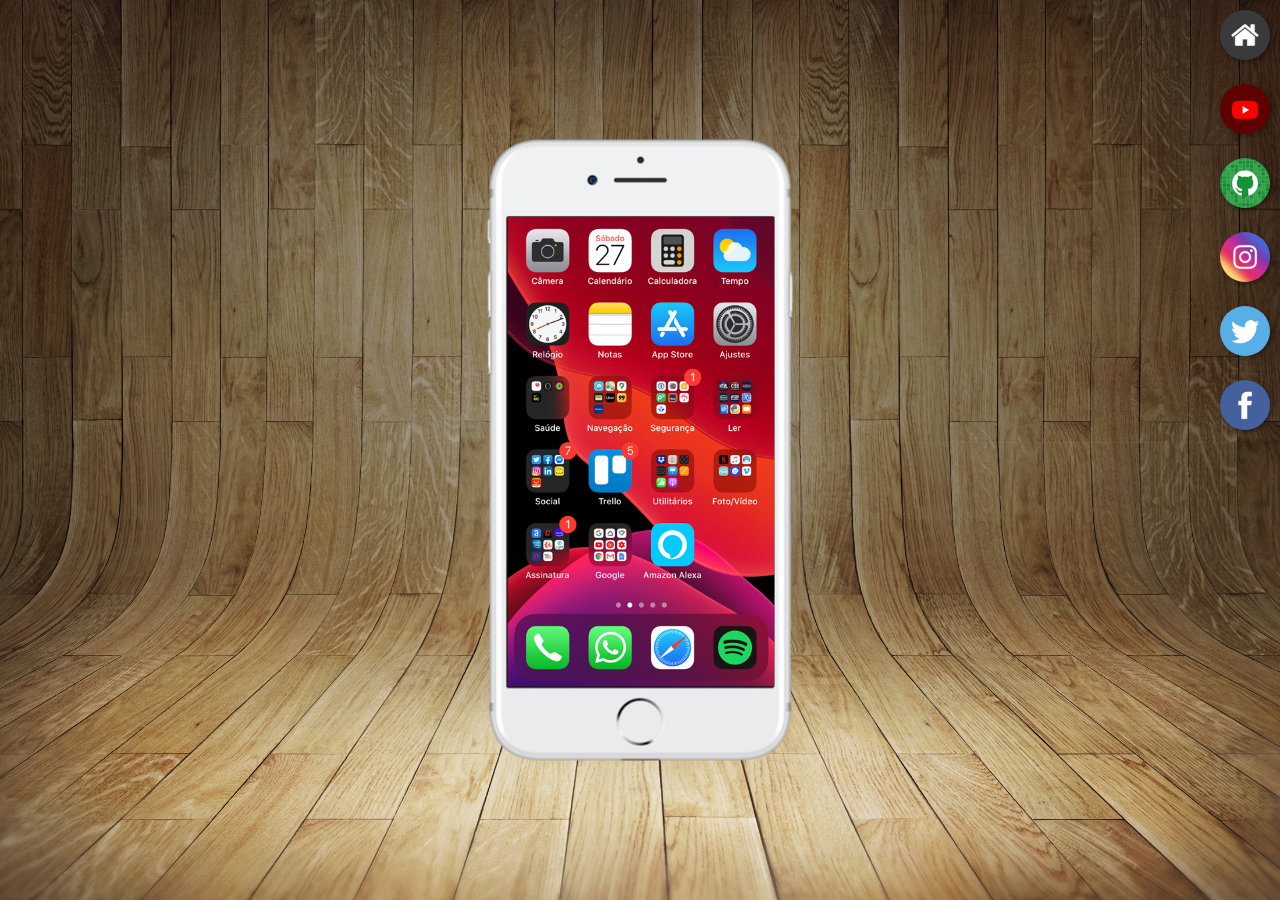
<file: index.html>
<!DOCTYPE html>
<html lang="pt-br">
<head>
    <meta charset="UTF-8">
    <meta http-equiv="X-UA-Compatible" content="IE=edge">
    <meta name="viewport" content="width=device-width, initial-scale=1.0">
    <link rel="shortcut icon" href="favicon.ico" type="image/x-icon">
    <link rel="stylesheet" href="estilos/style.css">
    <title>Projeto Redes Sociais</title>
</head>
<body>
    <main>
        <section id="telefone">
            <iframe src="home.html" name="tela" id="tela" frameborder="0">Seu navegador não é compatível com isso.</iframe>
        </section>
        <section id="redes-sociais">
            <a href="home.html" target="tela"><img src="./imagens/logo-home.jpg" alt="Home"></a><br>
            <a href="youtube.html" target="tela"><img src="./imagens/logo-youtube.jpg" alt="Youtube"></a><br>
            <a href="github.html" target="tela"><img src="./imagens/logo-github.jpg" alt="GitHub"></a><br>
            <a href="instagram.html" target="tela"><img src="./imagens/logo-instagram.jpg" alt="Instagram"></a><br>
            <a href="twitter.html" target="tela"><img src="./imagens/logo-twitter.jpg" alt="Twitter"></a><br>
            <a href="facebook.html" target="tela"><img src="./imagens/logo-facebook.jpg" alt="Facebook"></a>
        </section>
    </main>
</body>
</html>
</file>
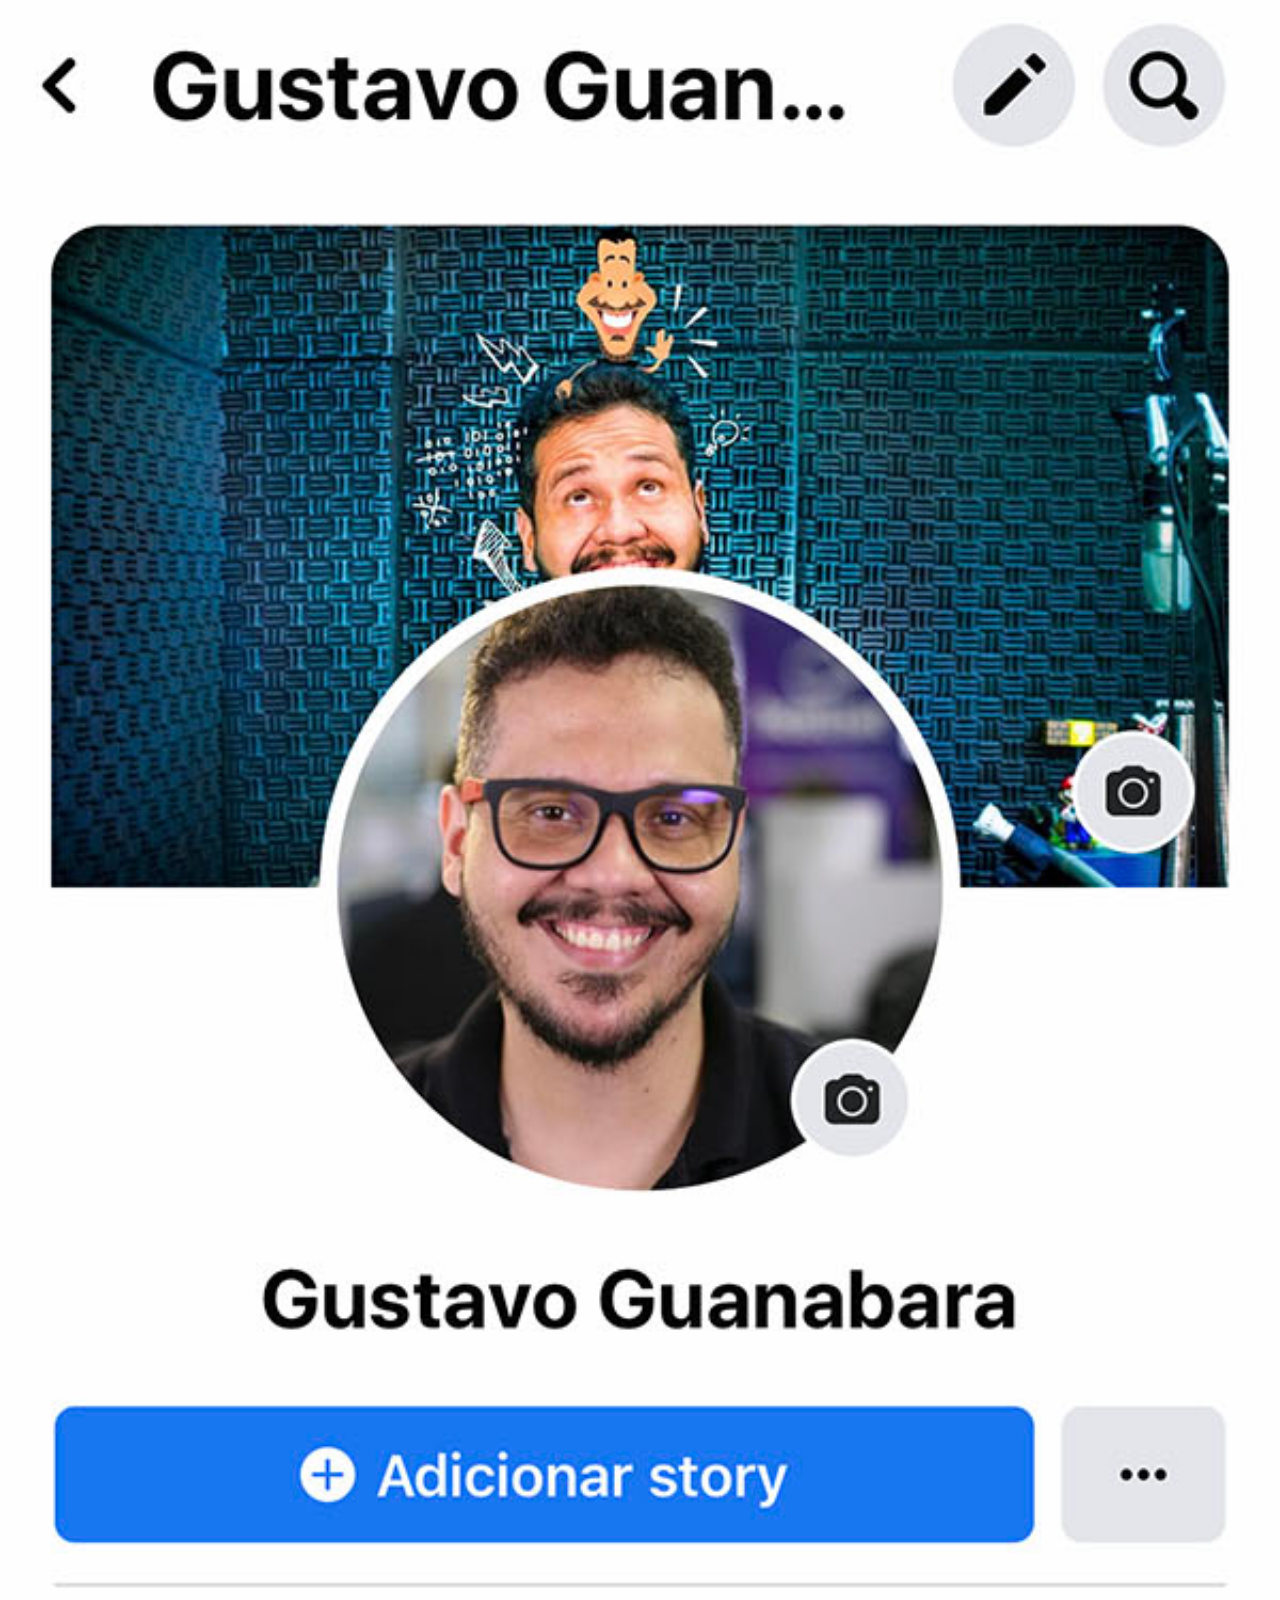
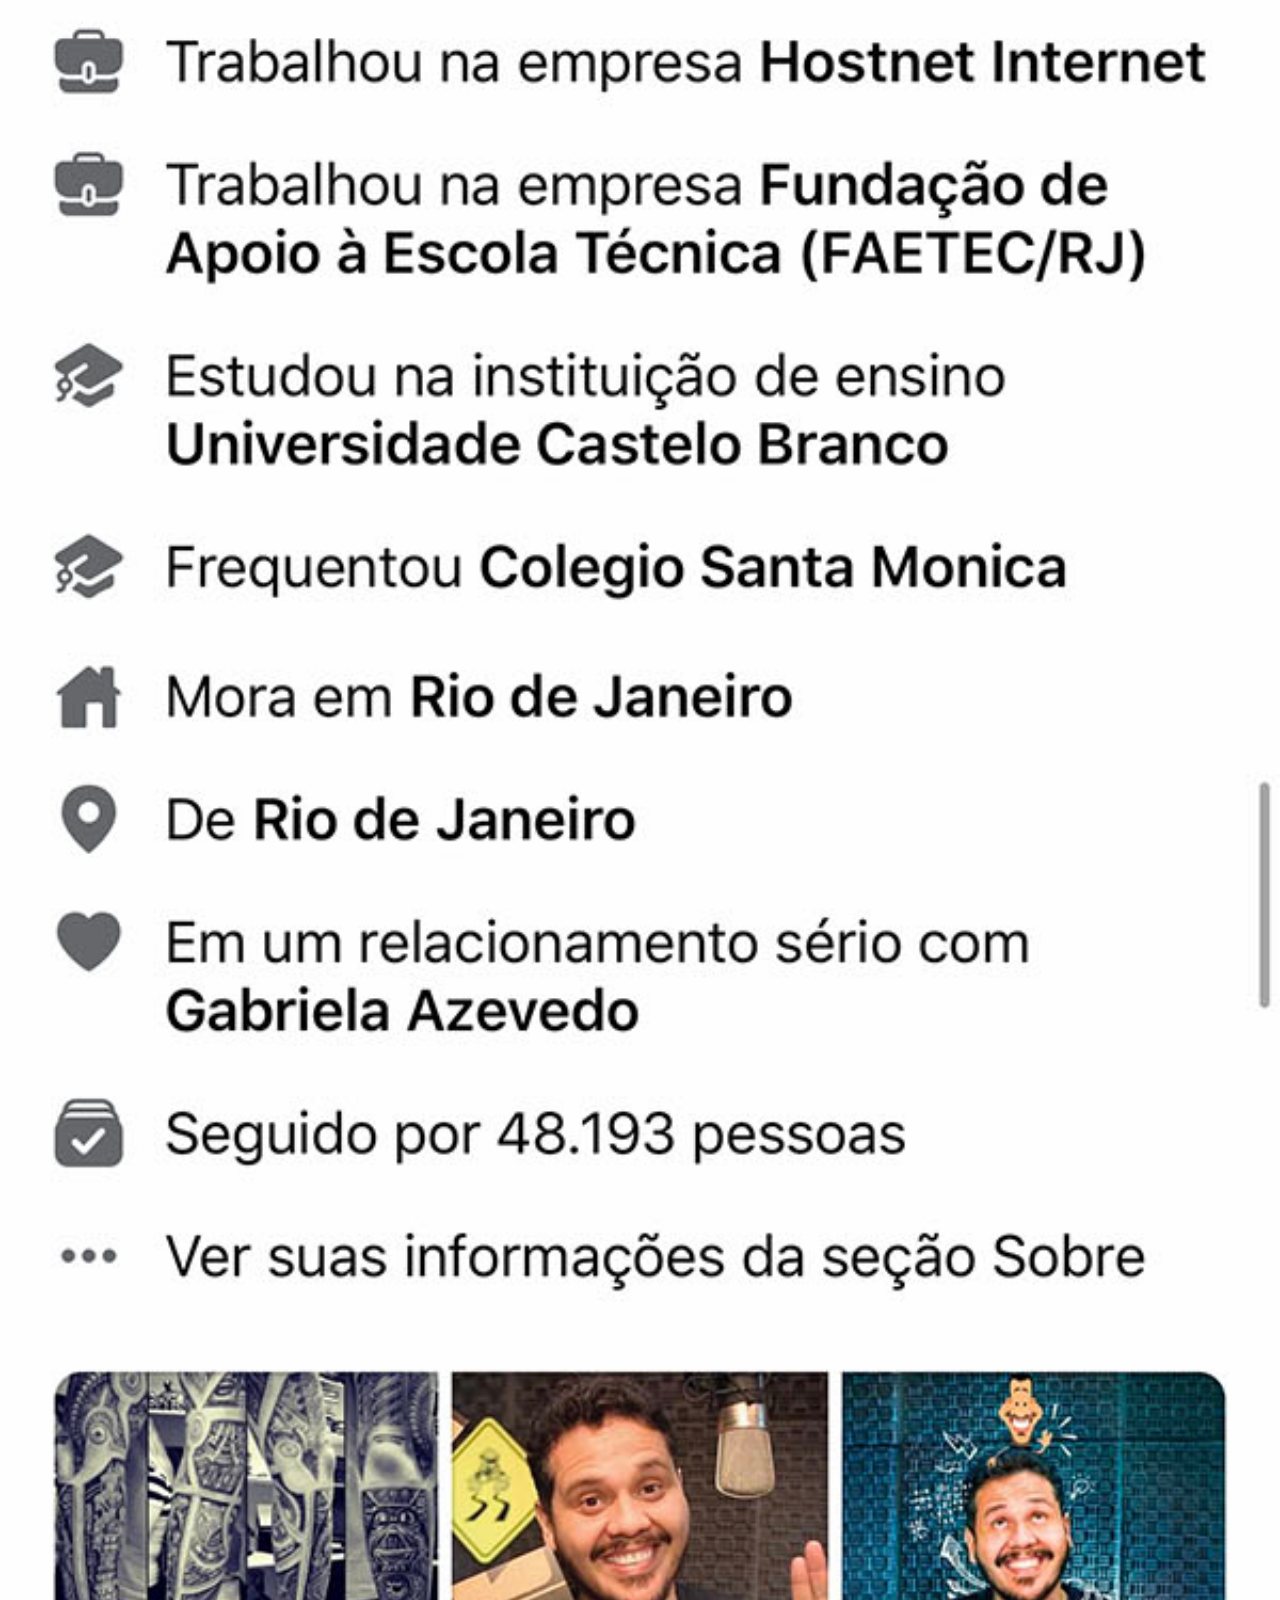
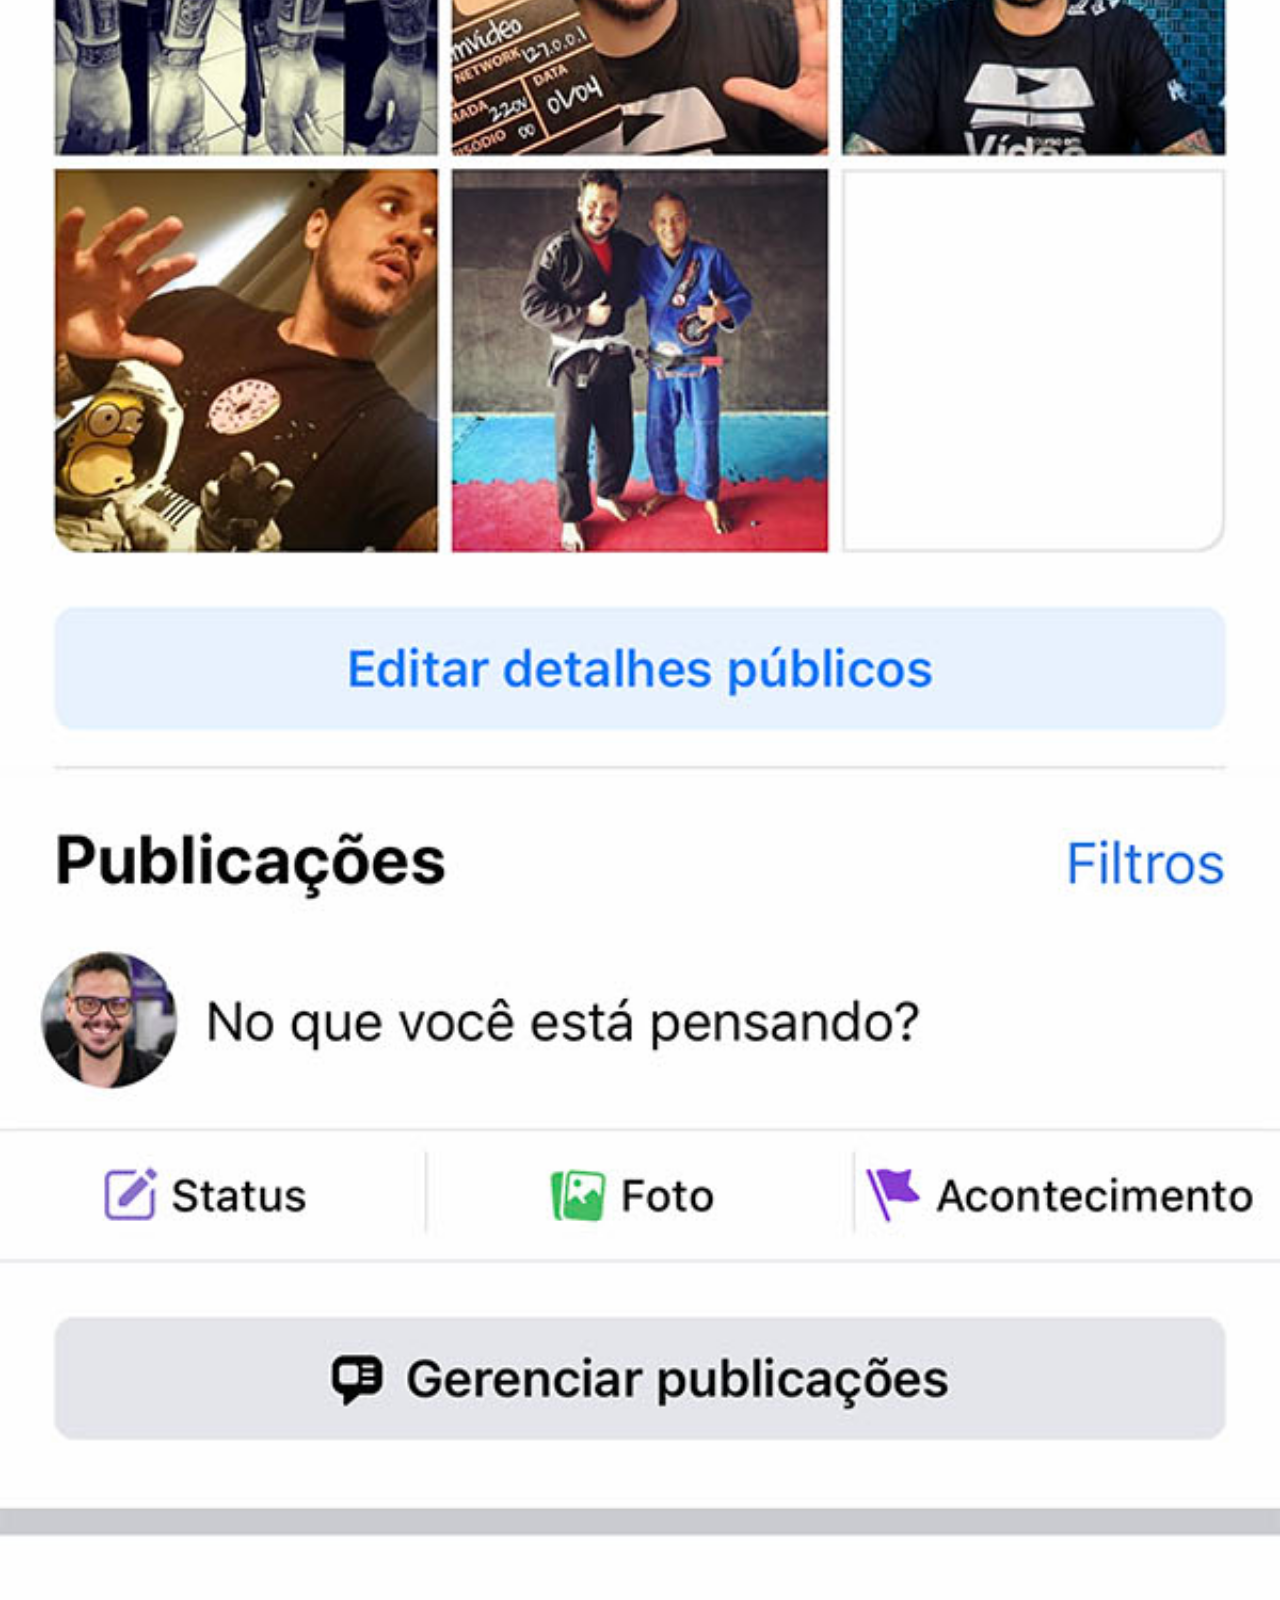
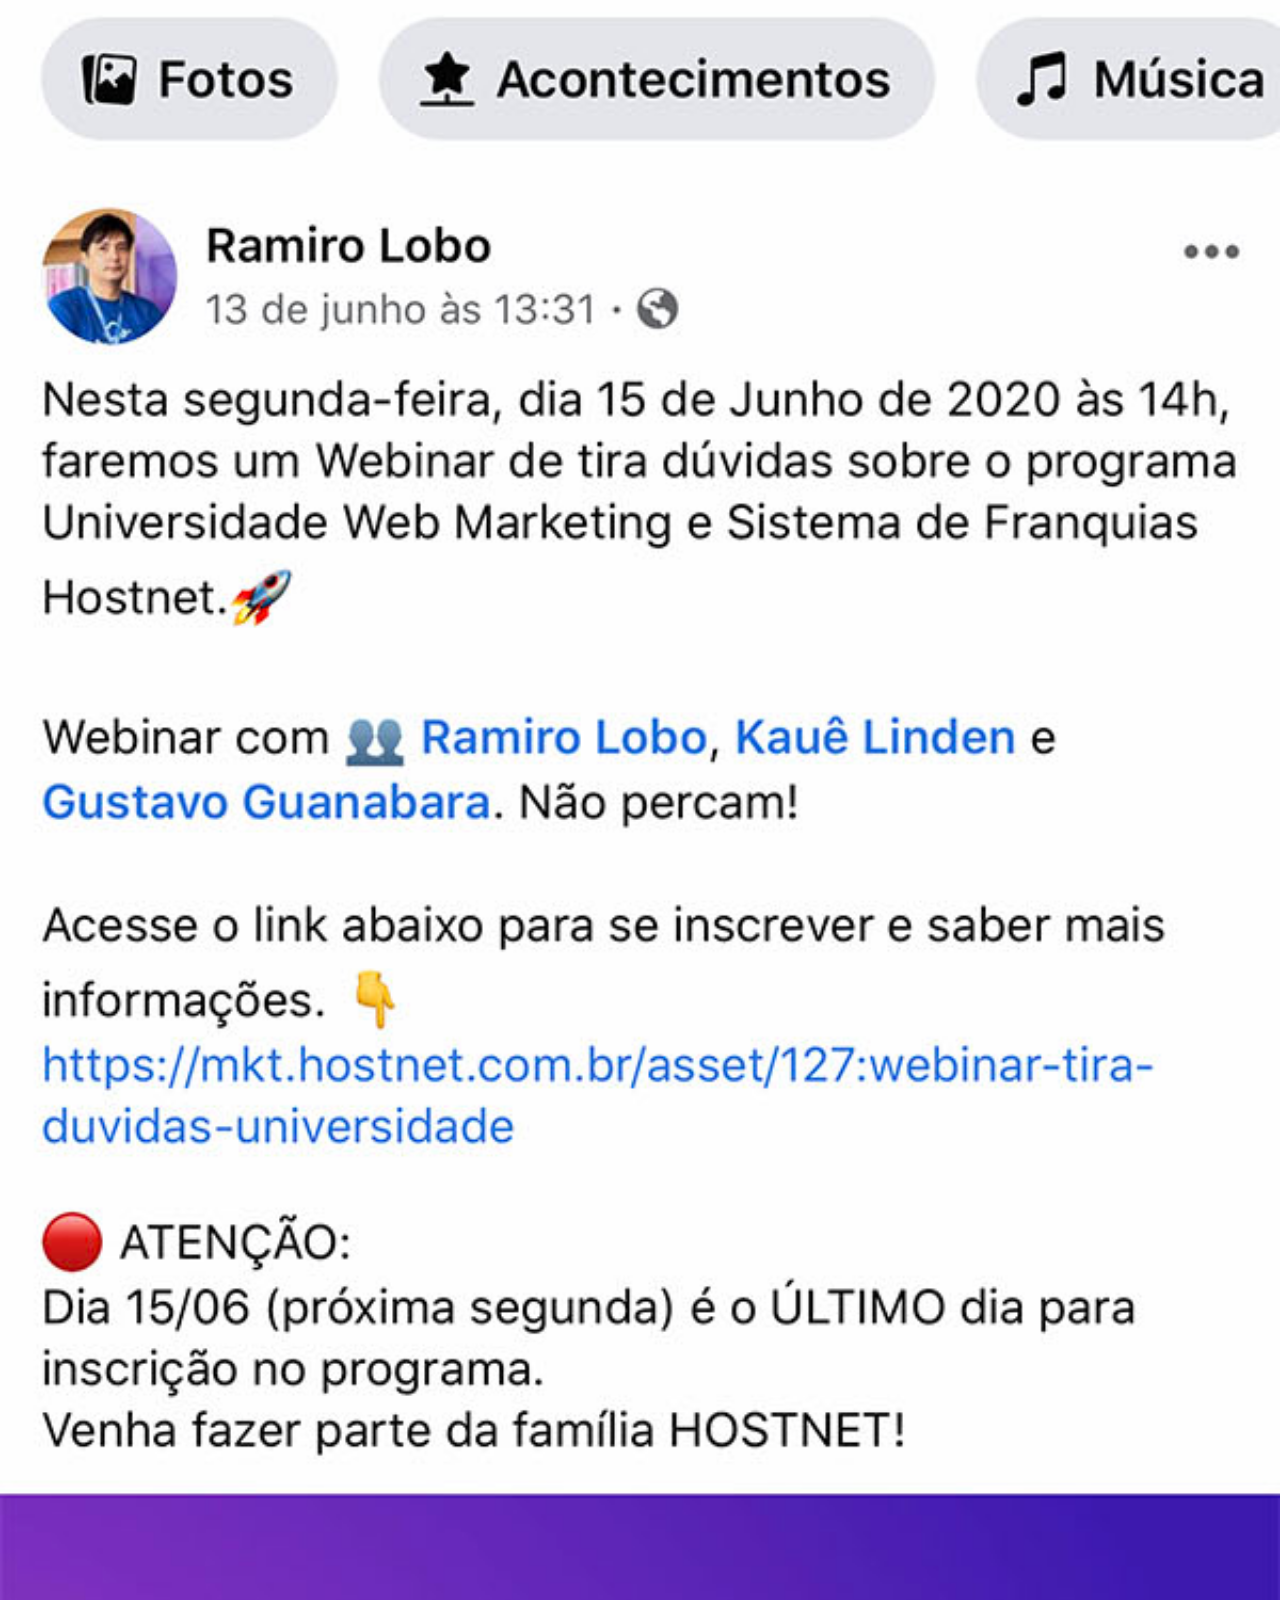
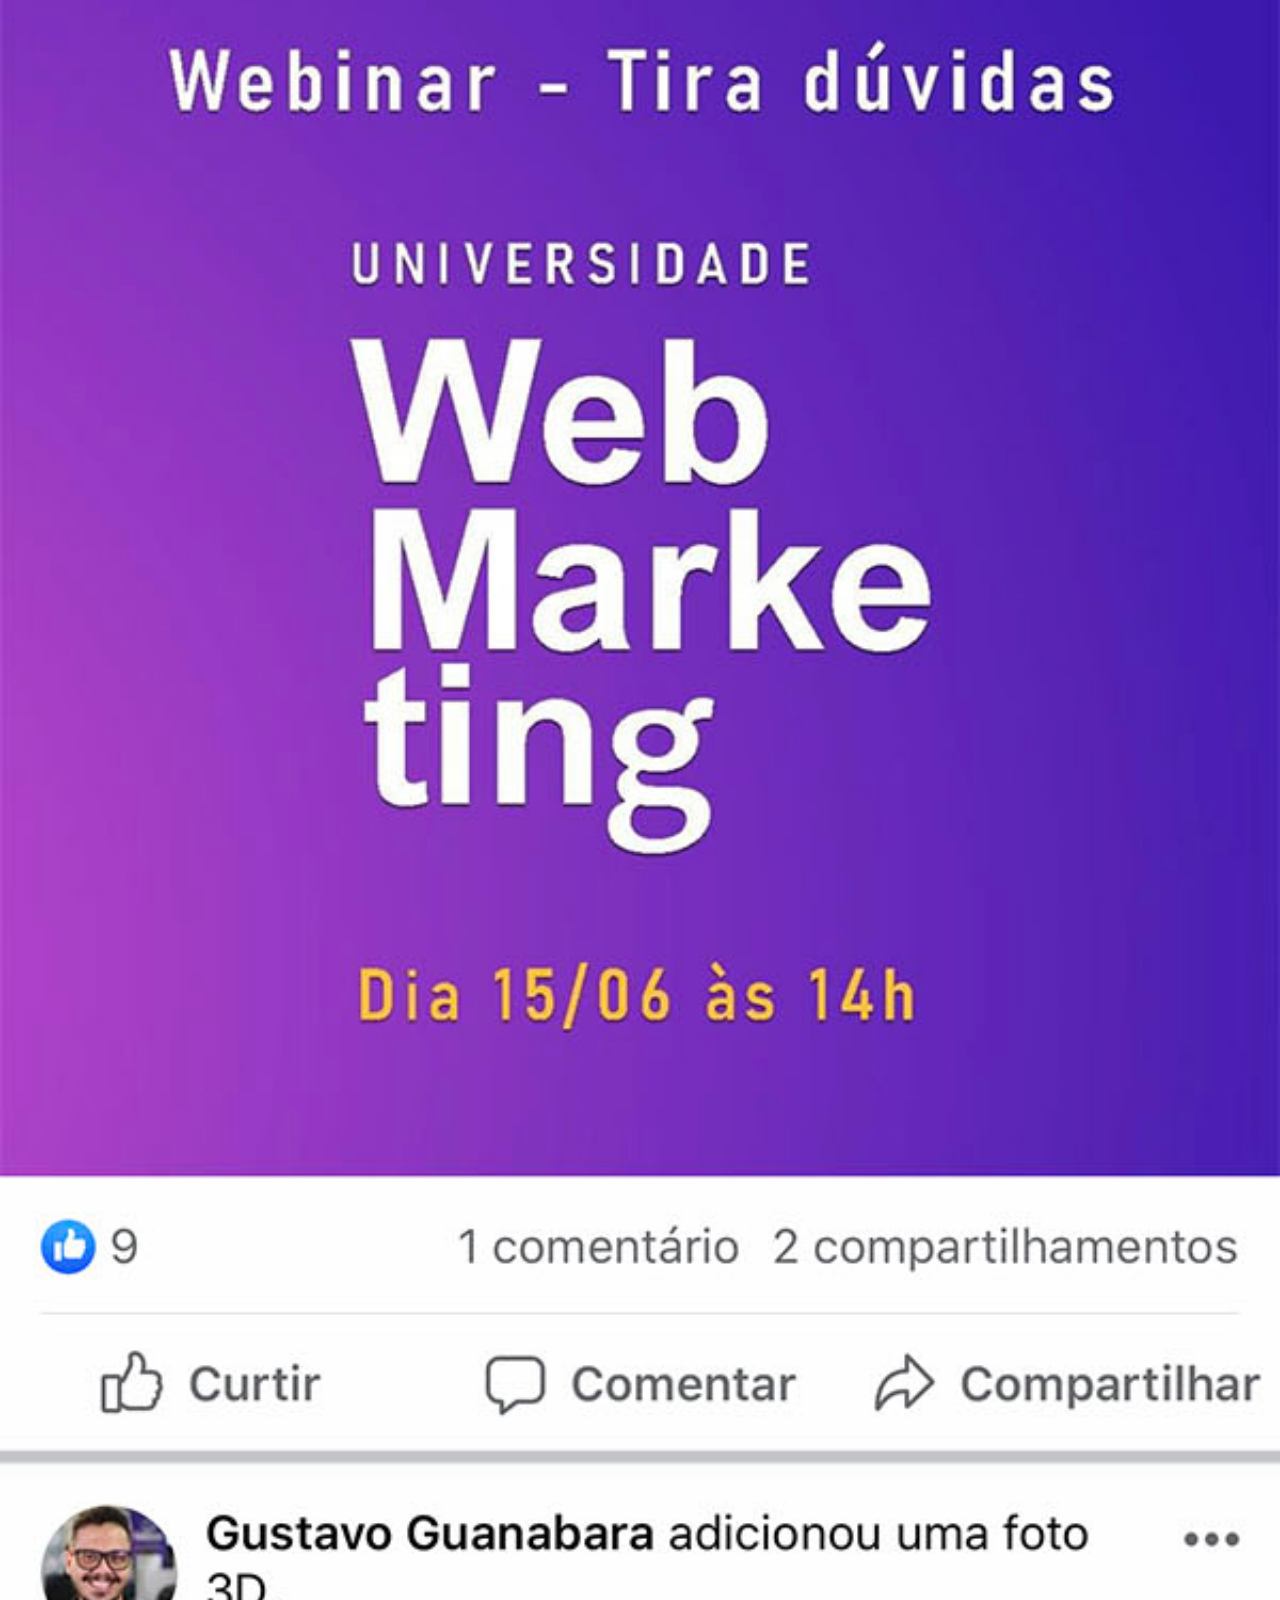
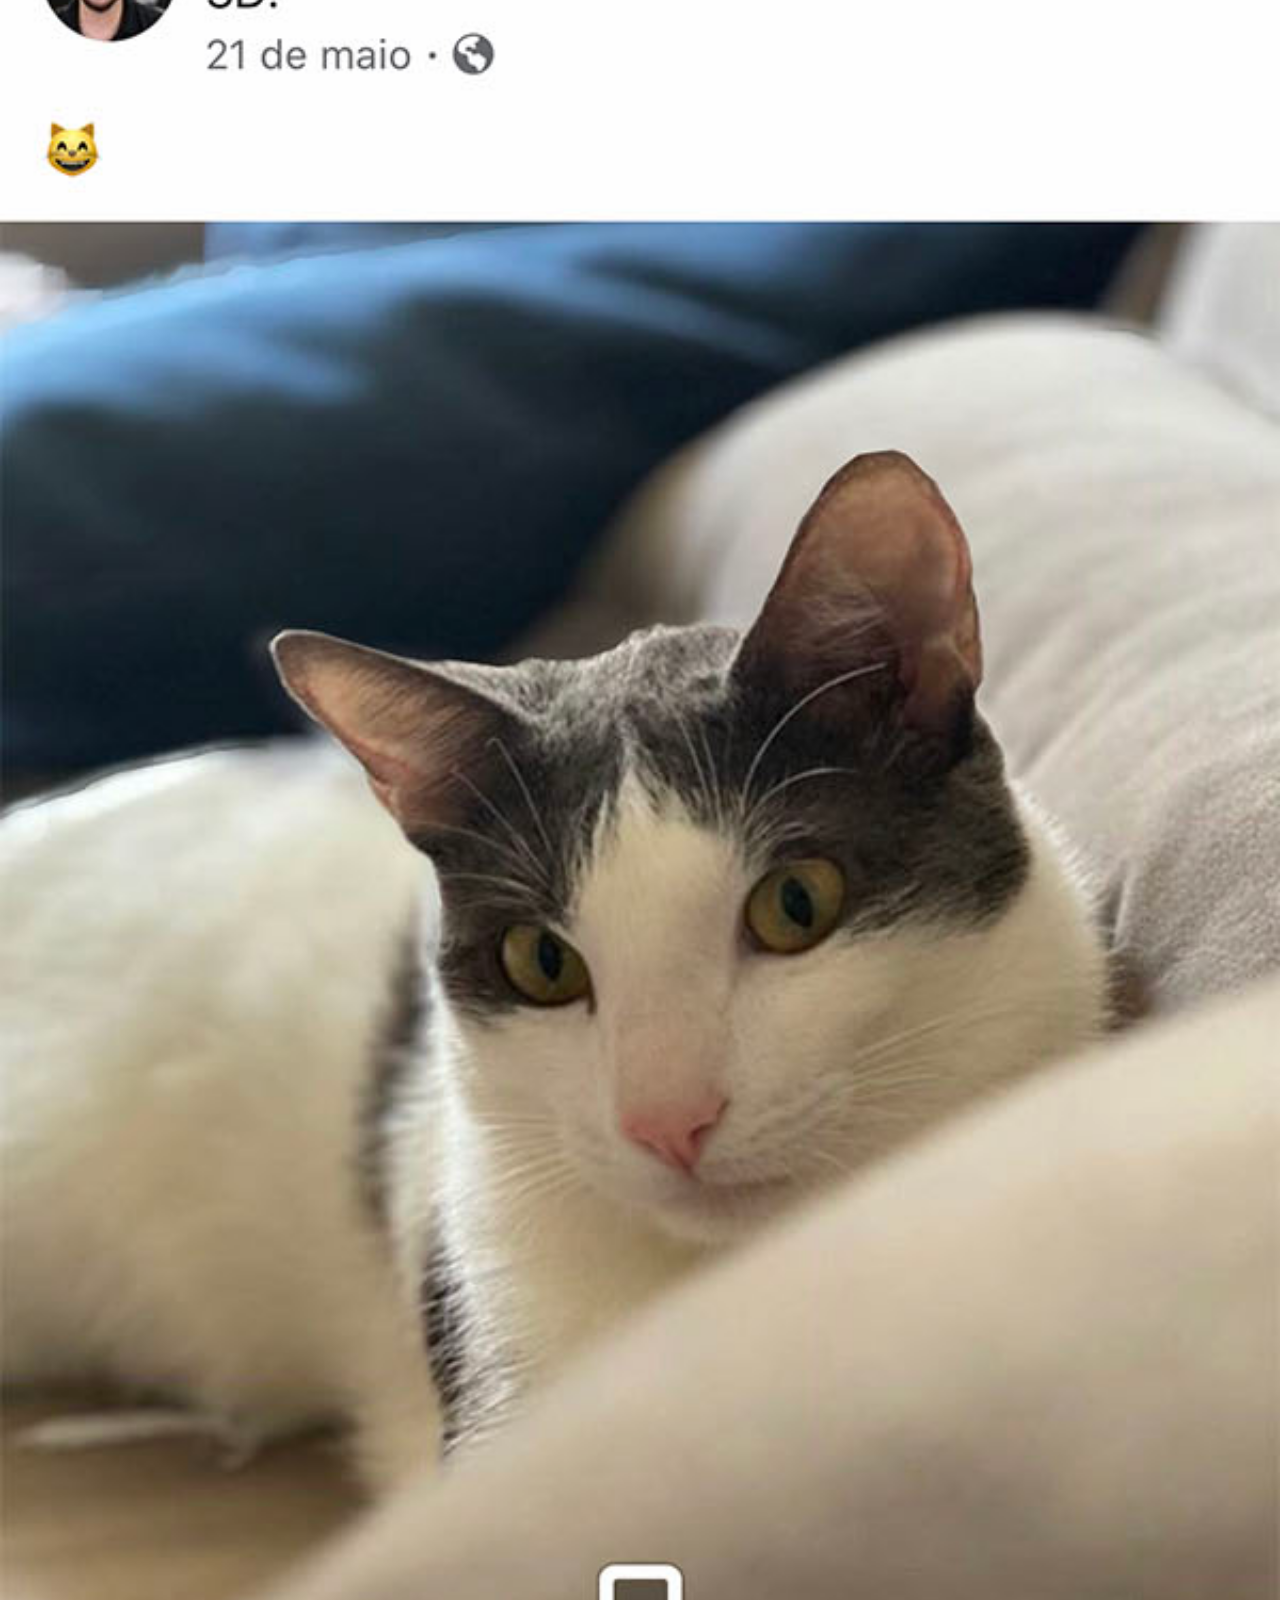
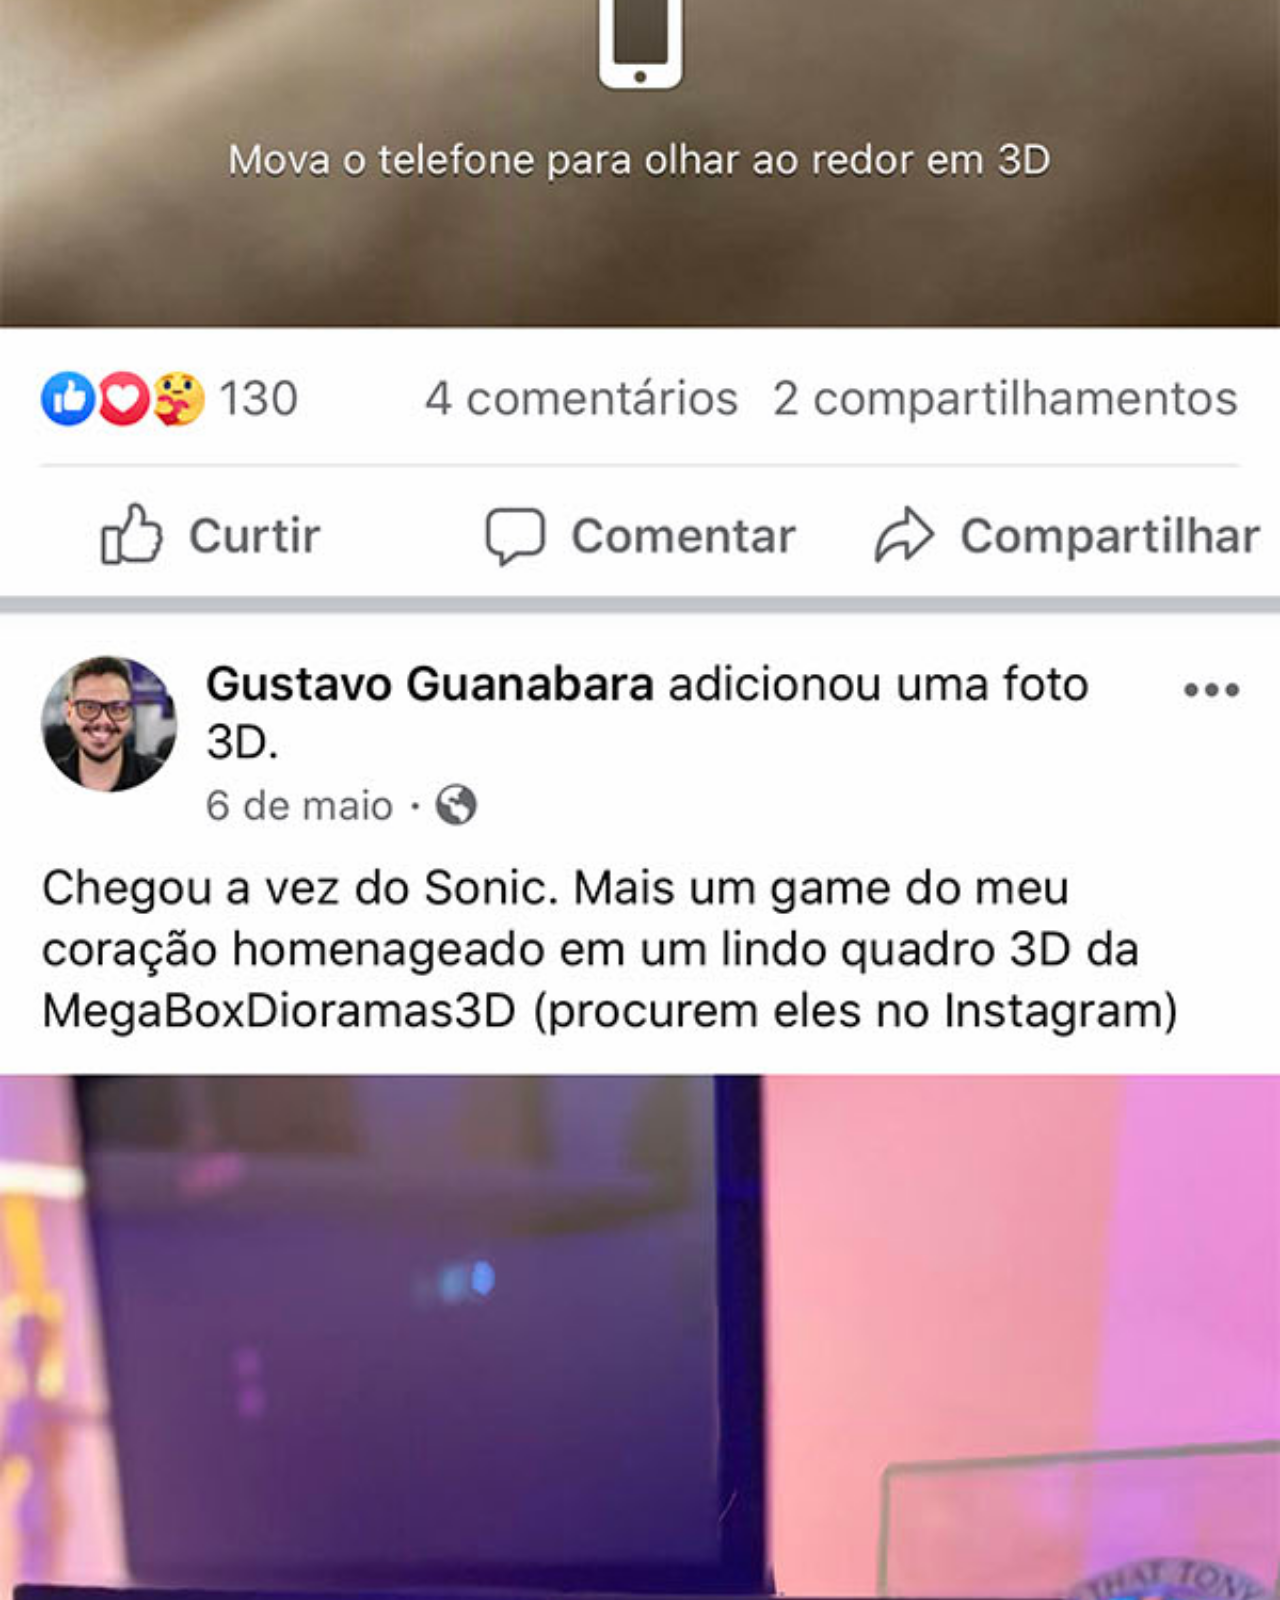
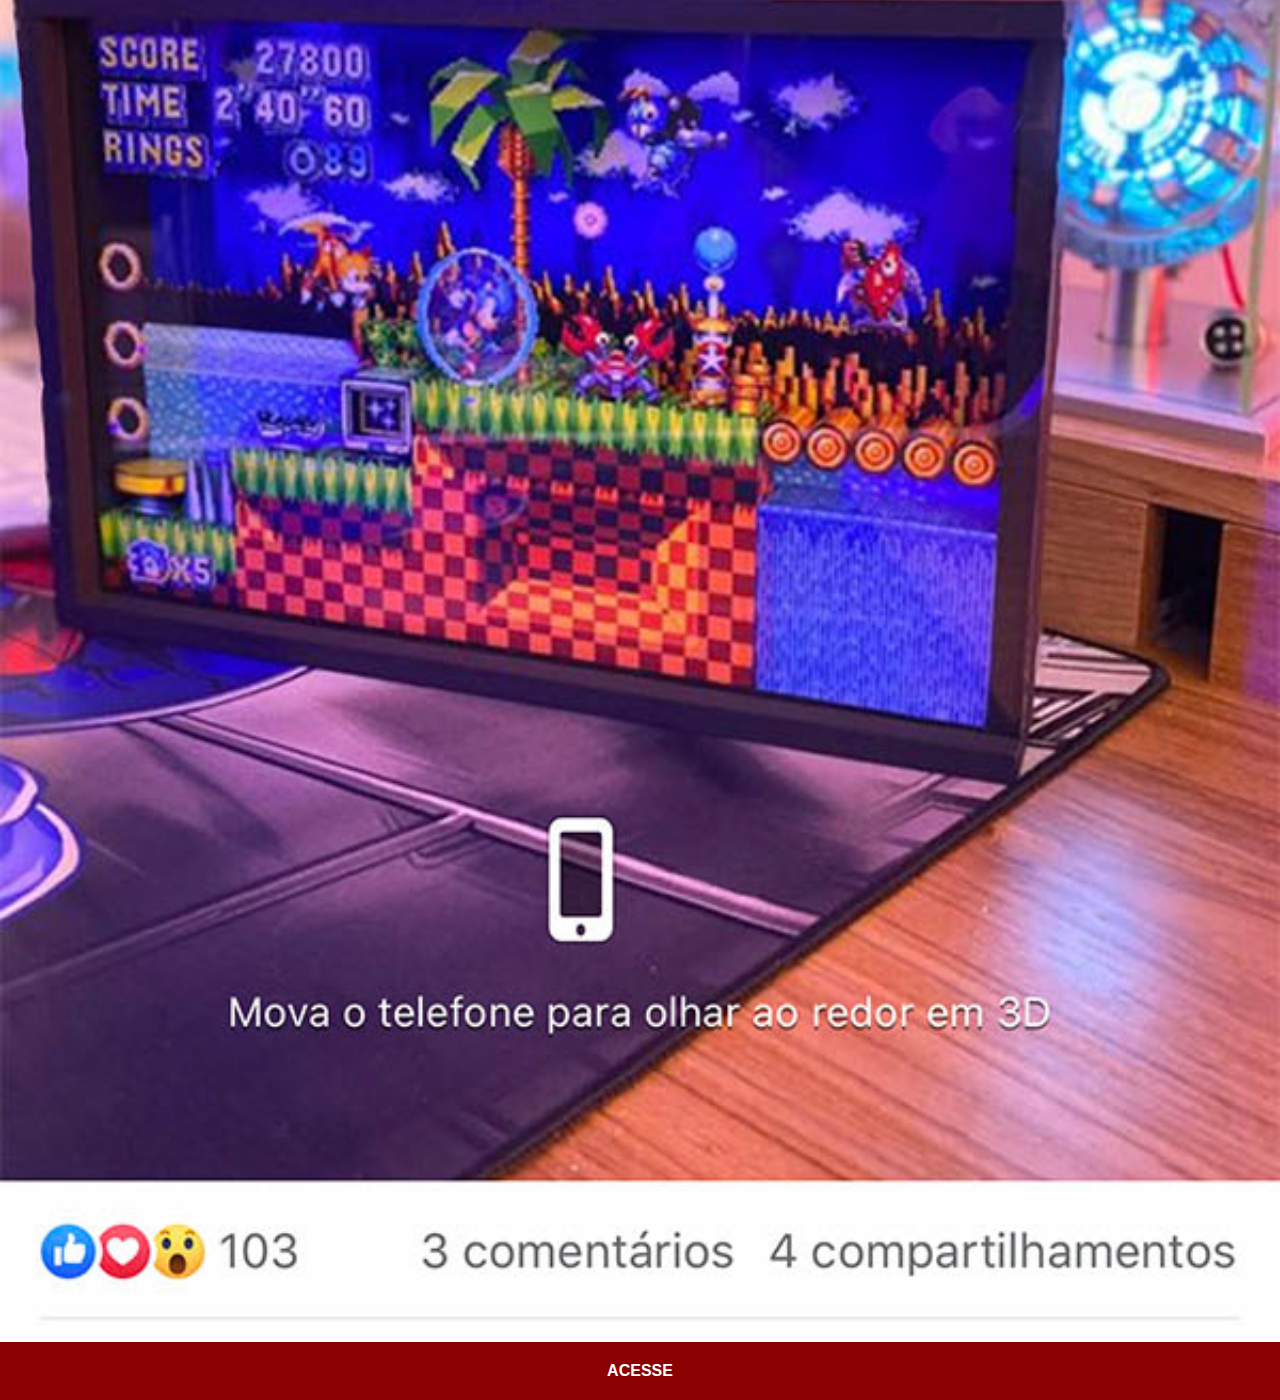
<file: facebook.html>
<!DOCTYPE html>
<html lang="pt-br">
<head>
    <meta charset="UTF-8">
    <meta http-equiv="X-UA-Compatible" content="IE=edge">
    <meta name="viewport" content="width=device-width, initial-scale=1.0">
    <title>Facebook</title>
    <link rel="stylesheet" href="estilos/social.css">
</head>
<body>
    <img src="imagens/tela-facebook.jpg" alt="Facebook">
    <a href="#">ACESSE</a>
</body>
</html>
</file>
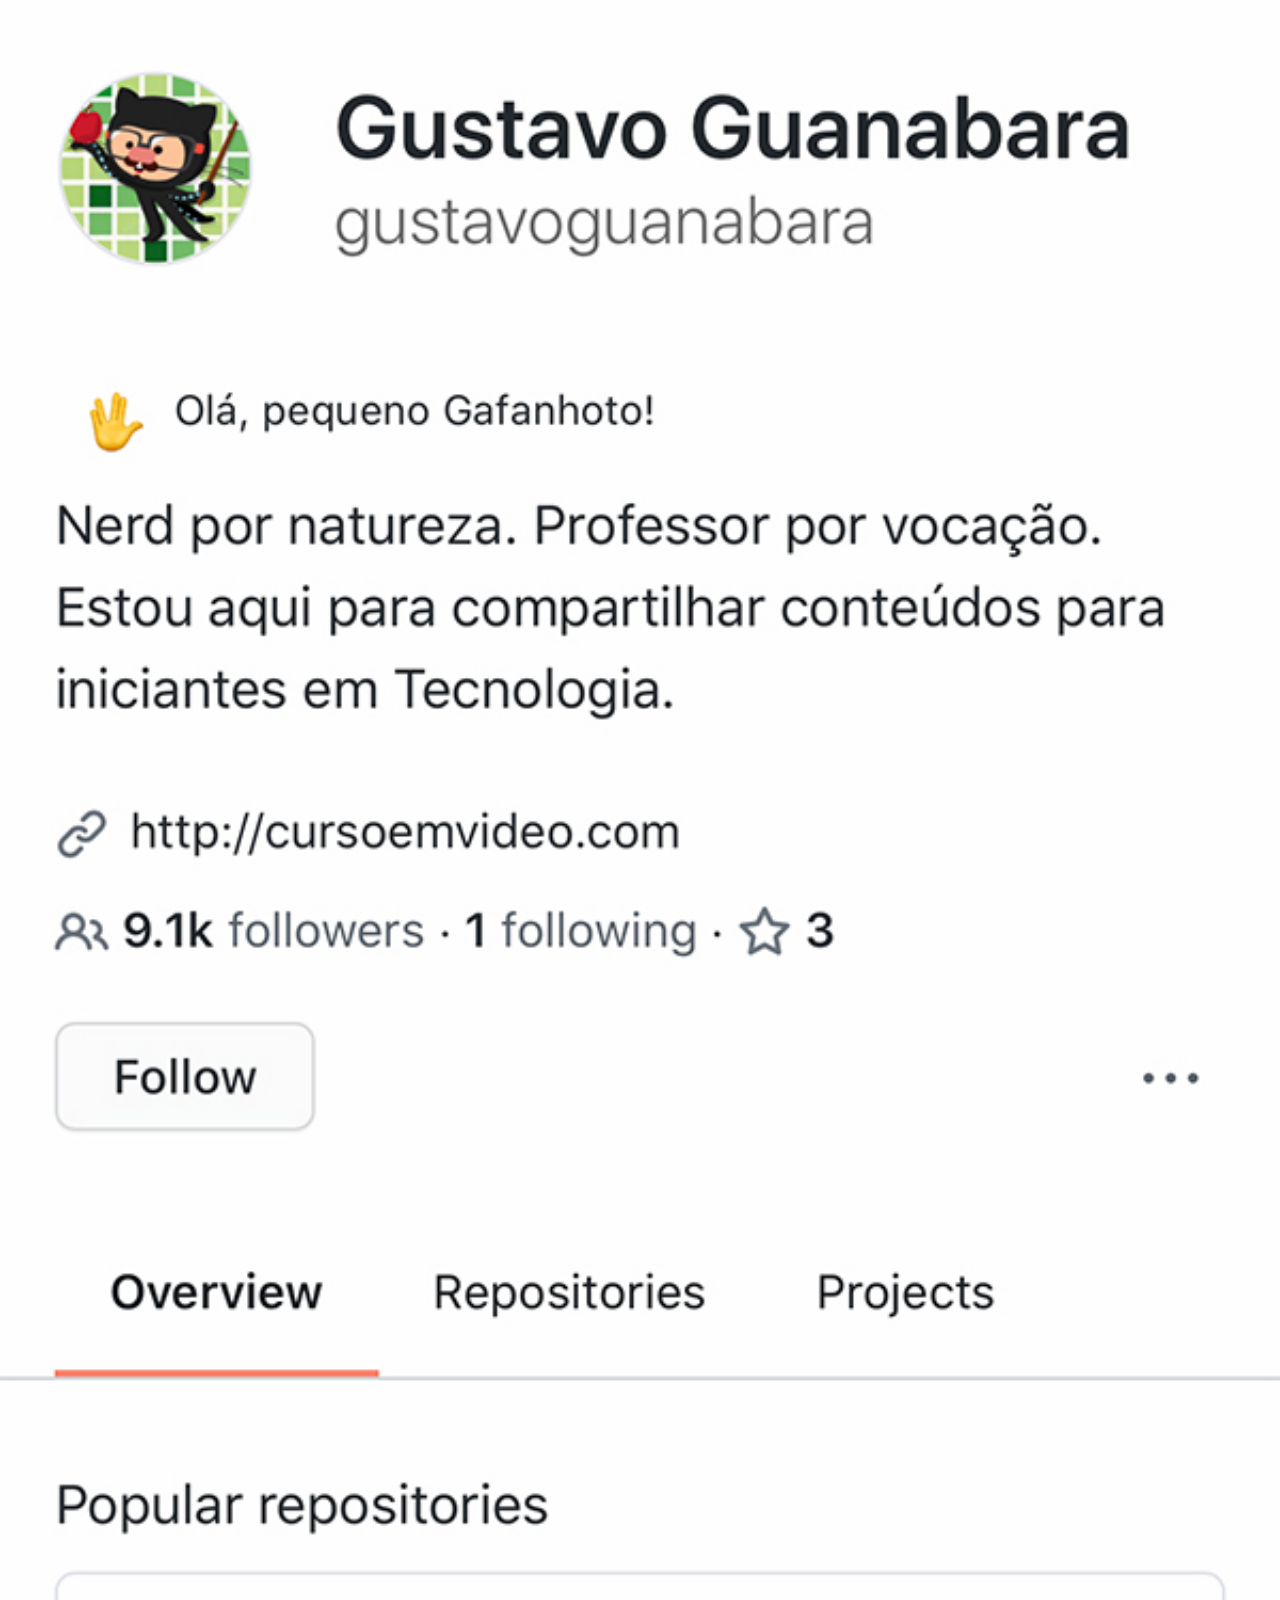
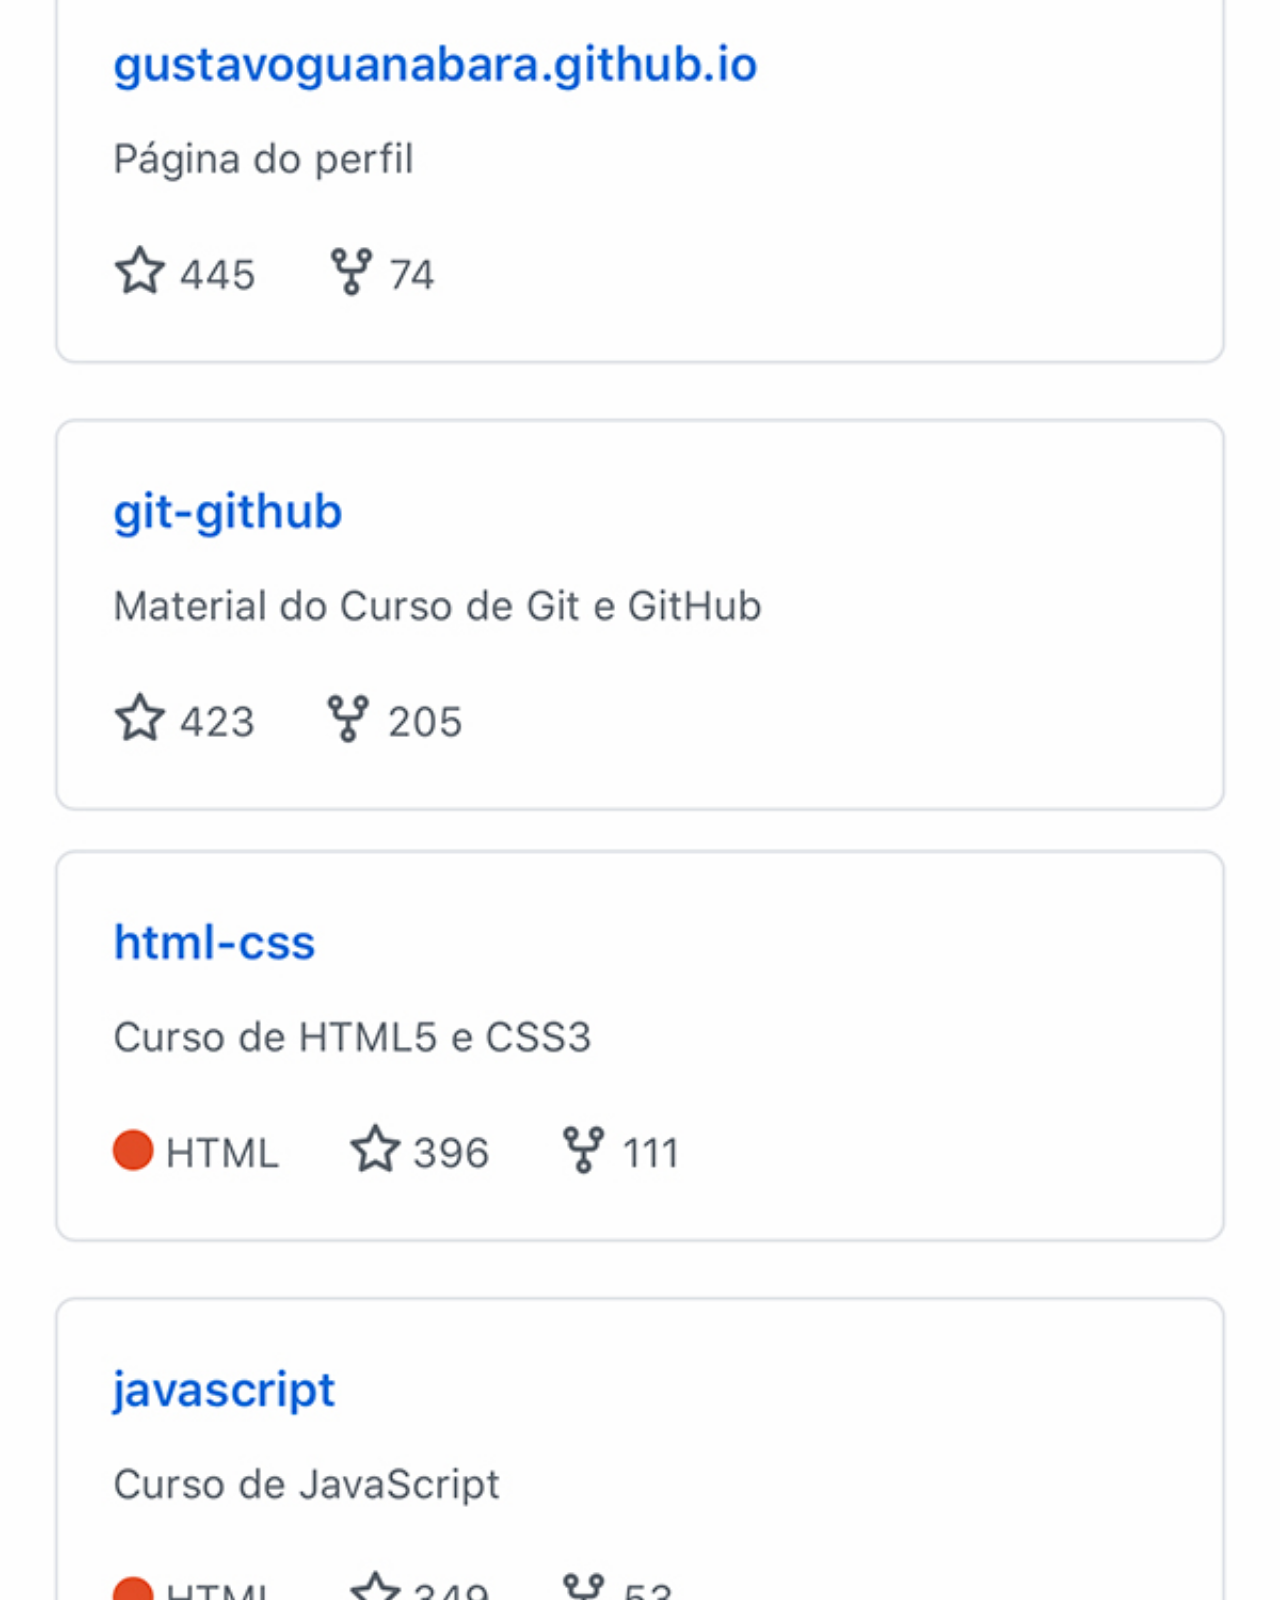
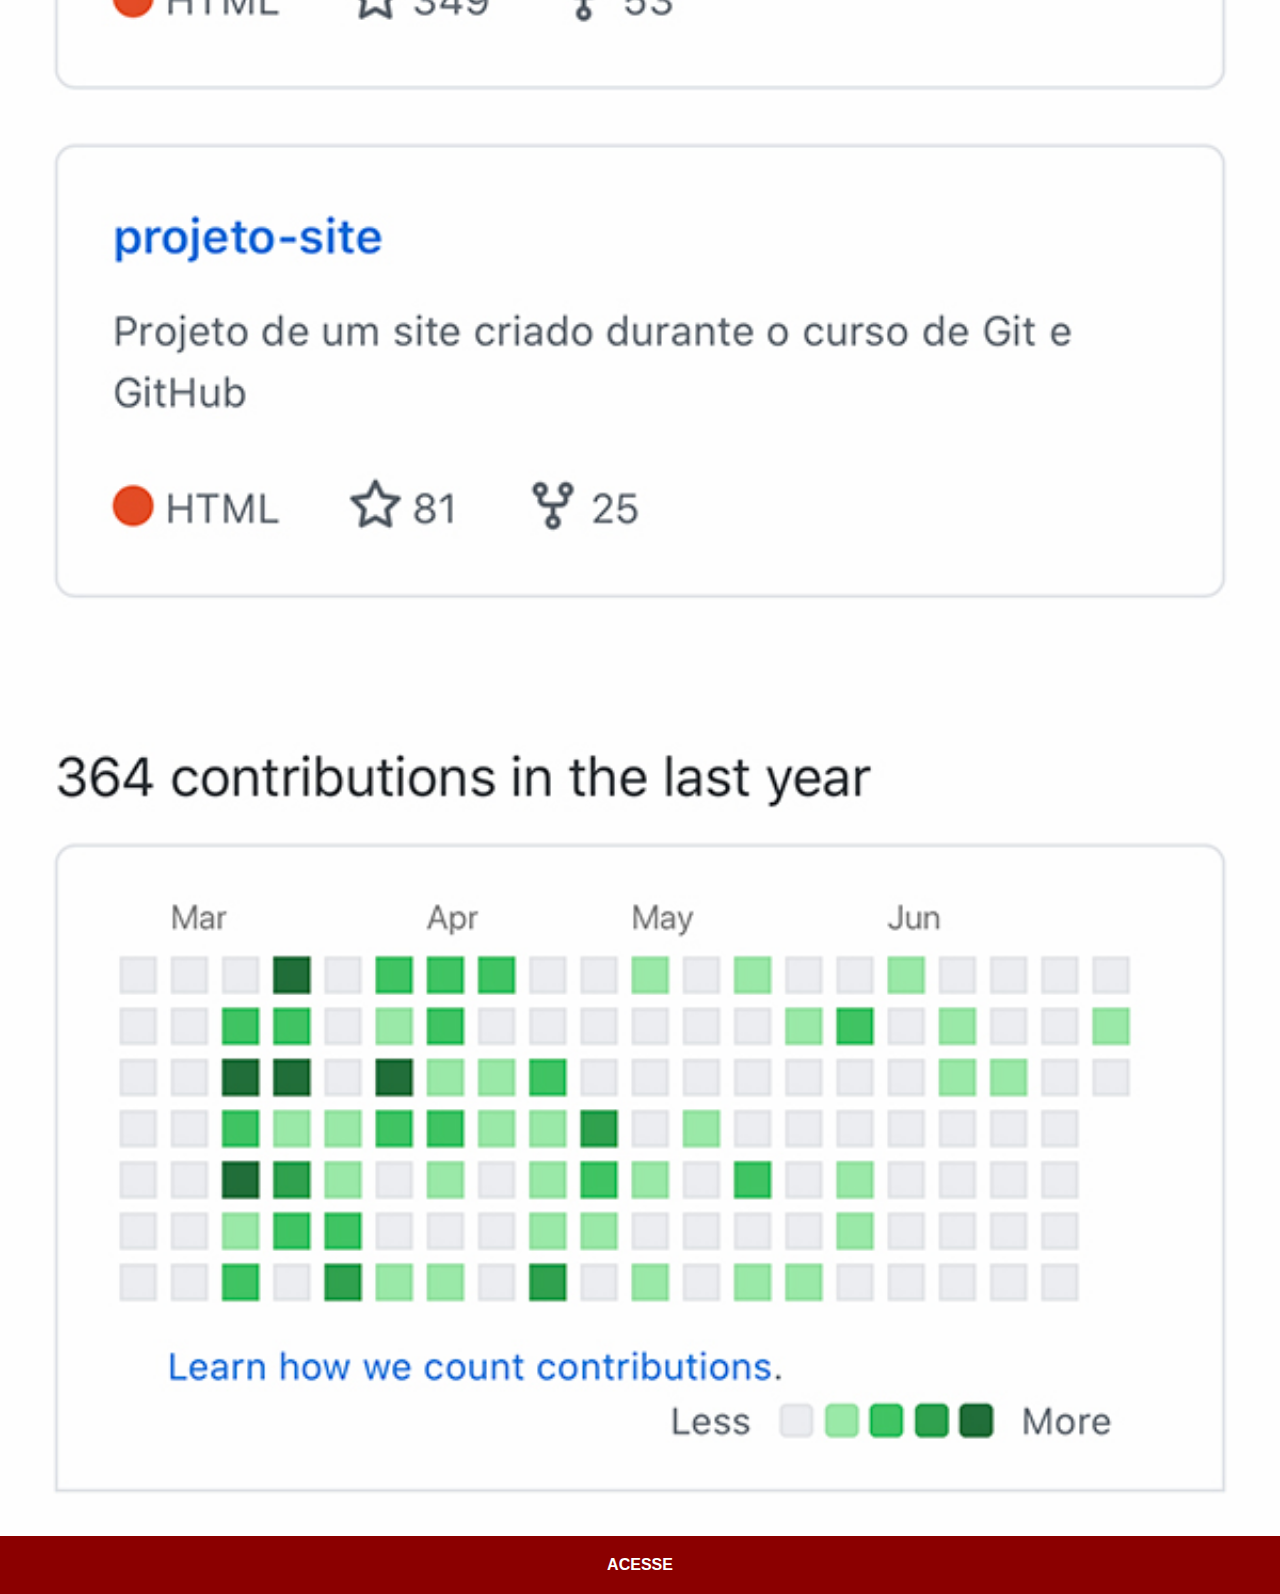
<file: github.html>
<!DOCTYPE html>
<html lang="pt-br">
<head>
    <meta charset="UTF-8">
    <meta http-equiv="X-UA-Compatible" content="IE=edge">
    <meta name="viewport" content="width=device-width, initial-scale=1.0">
    <title>GitHub</title>
    <link rel="stylesheet" href="estilos/social.css">
</head>
<body>
    <img src="imagens/tela-github.jpg" alt="GitHub">
    <a href="#" target="_blank"> ACESSE</a>
</body>
</html>
</file>
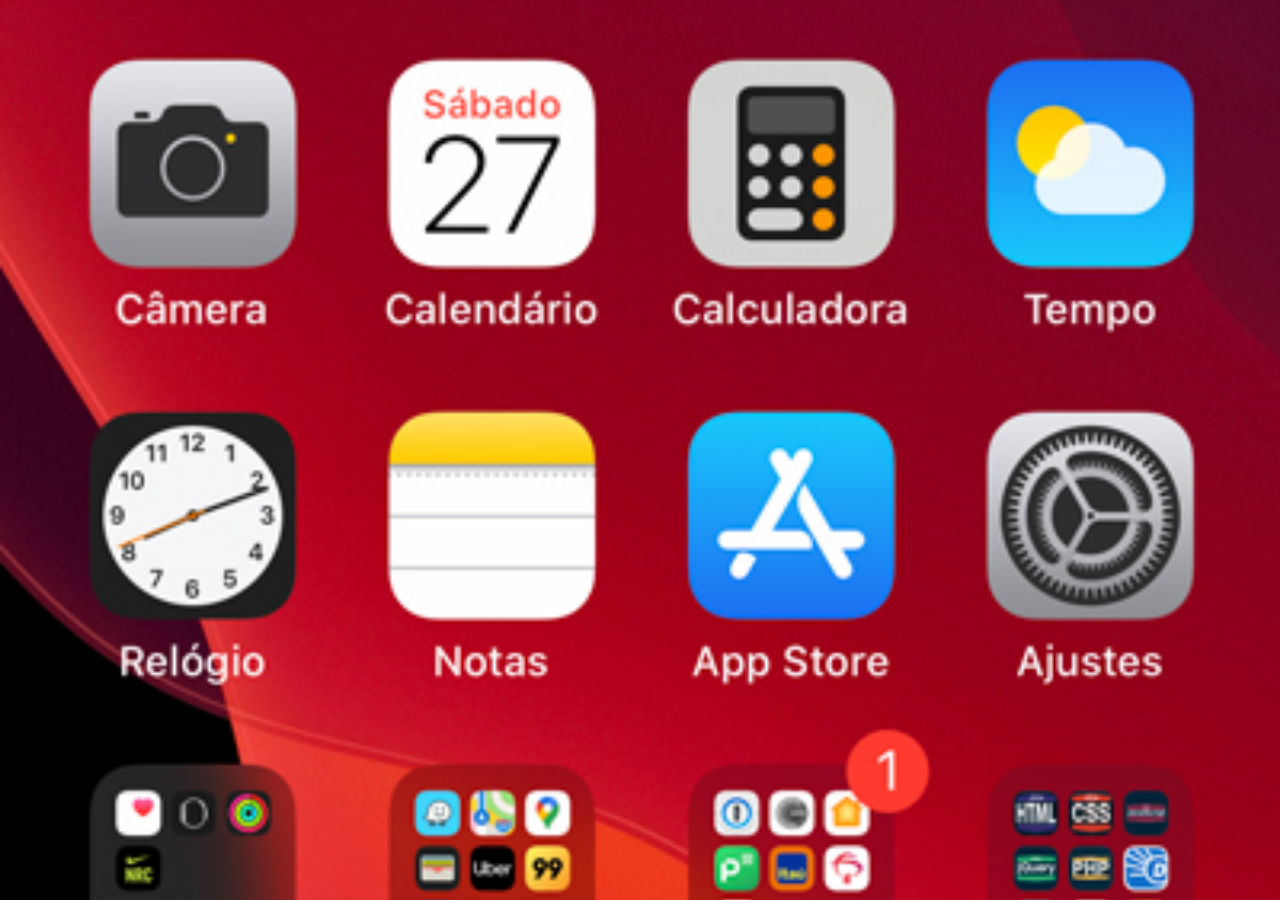
<file: home.html>
<!DOCTYPE html>
<html lang="pt-br">
<head>
    <meta charset="UTF-8">
    <meta http-equiv="X-UA-Compatible" content="IE=edge">
    <meta name="viewport" content="width=device-width, initial-scale=1.0">
    <title>Home</title>
</head>
<style>
    * {
        margin: 0px;
        padding: 0px;
    }

    body {
        width: 100vw;
        height: 100vh;
        background: black url('./imagens/tela-home.jpg') no-repeat top center;
        background-size: cover;
    }
</style>
<body>
    
</body>
</html>
</file>
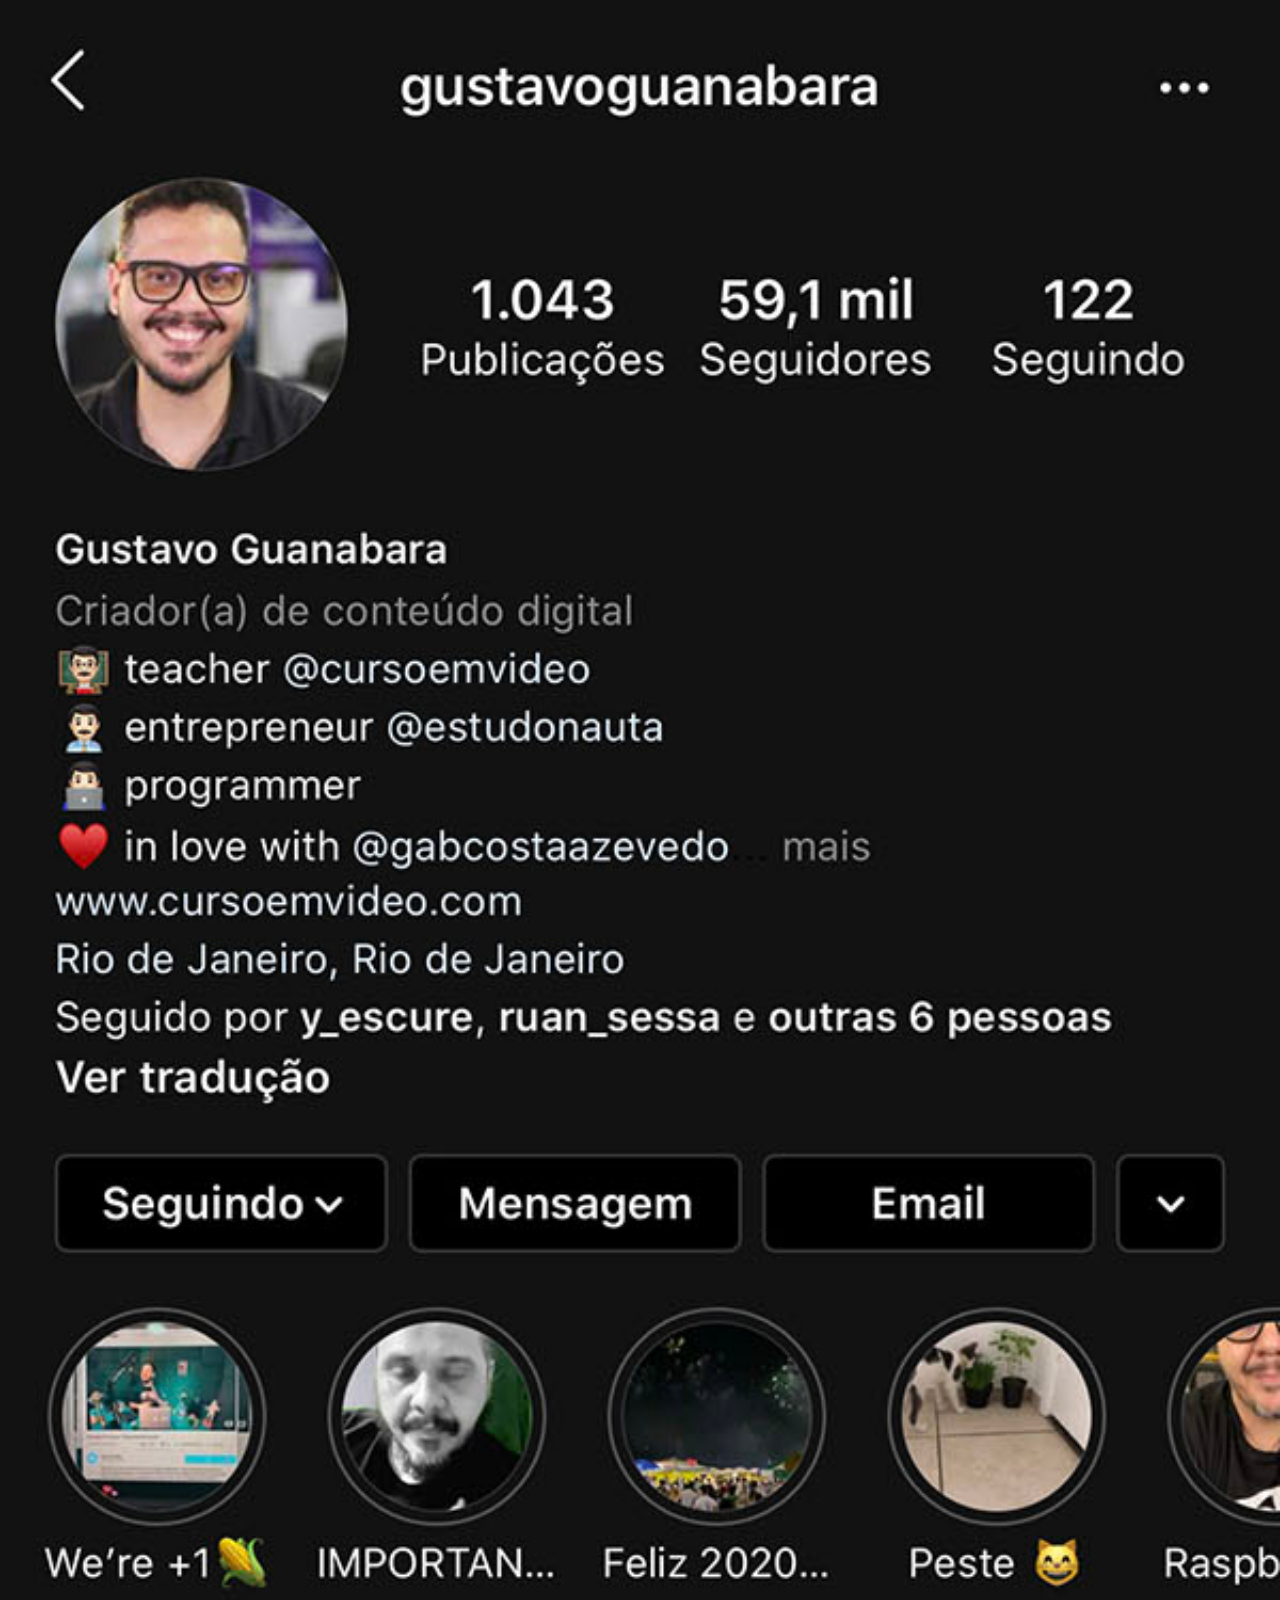
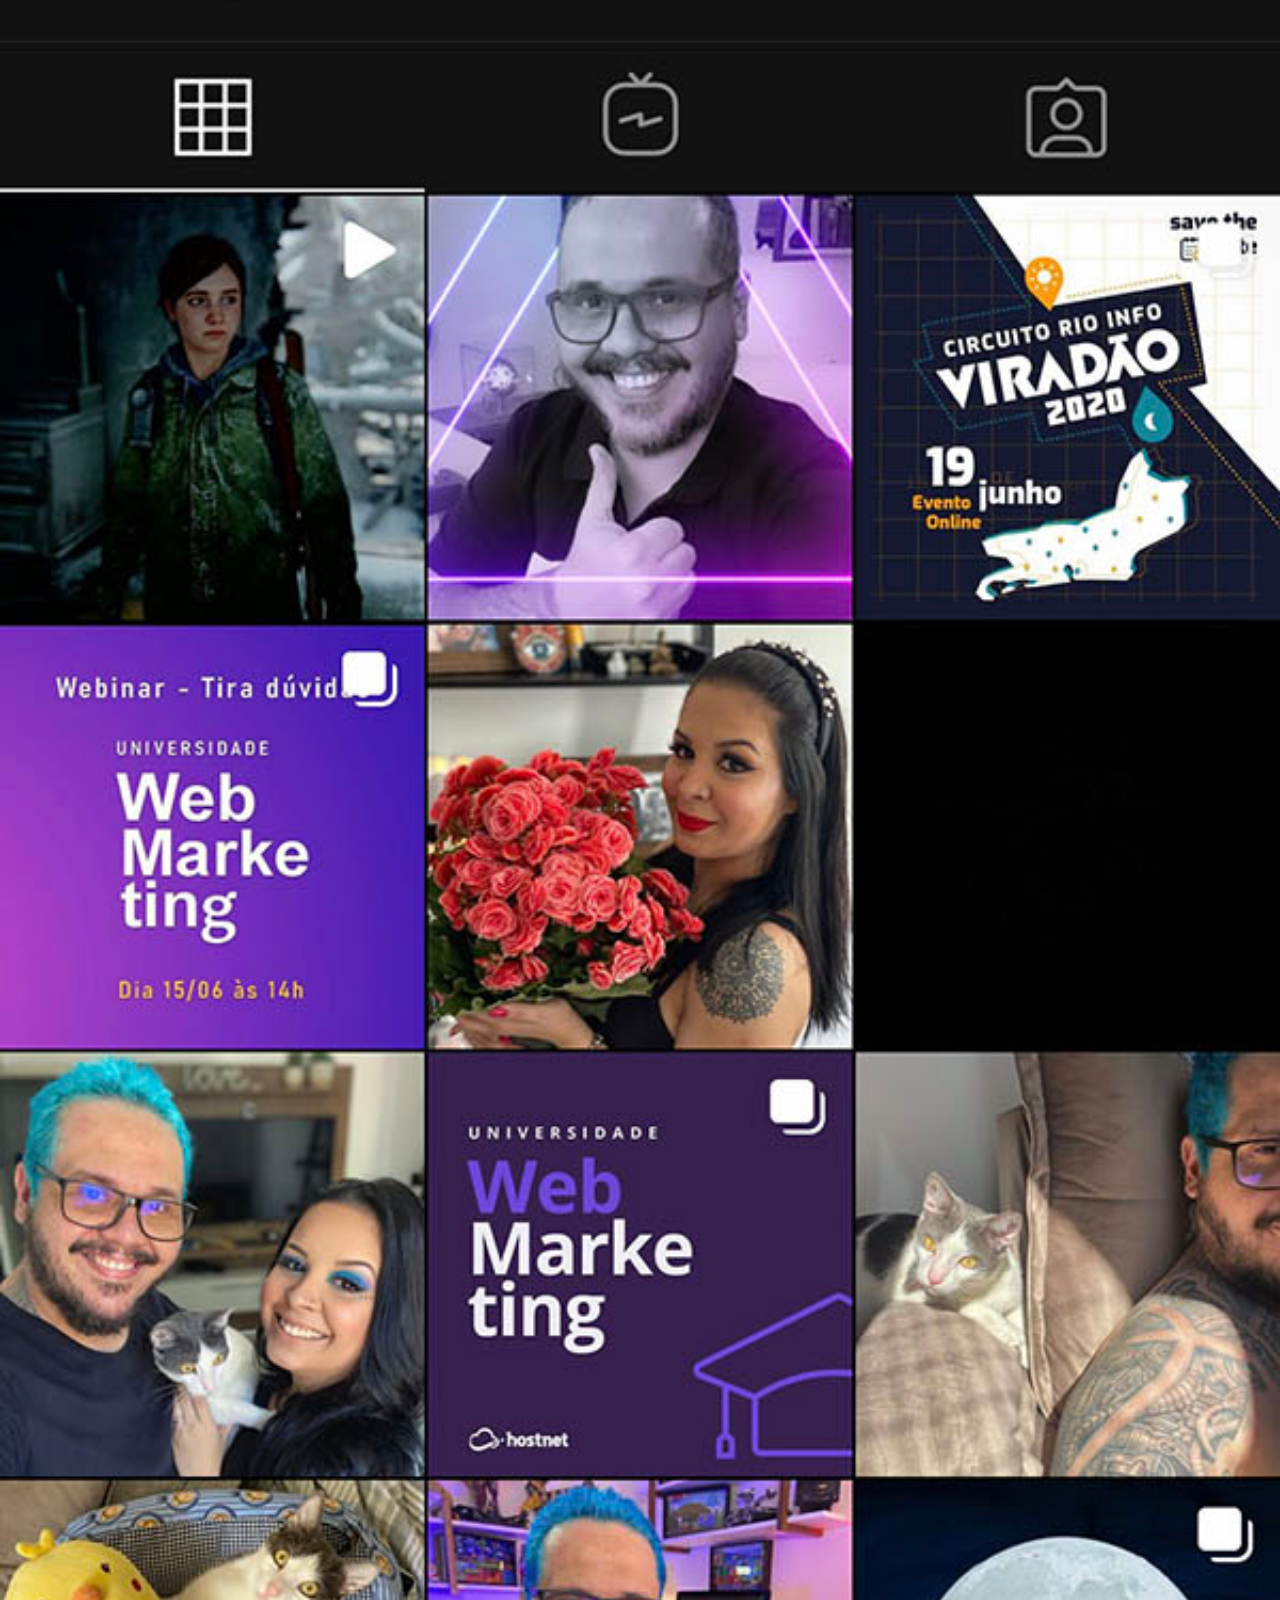
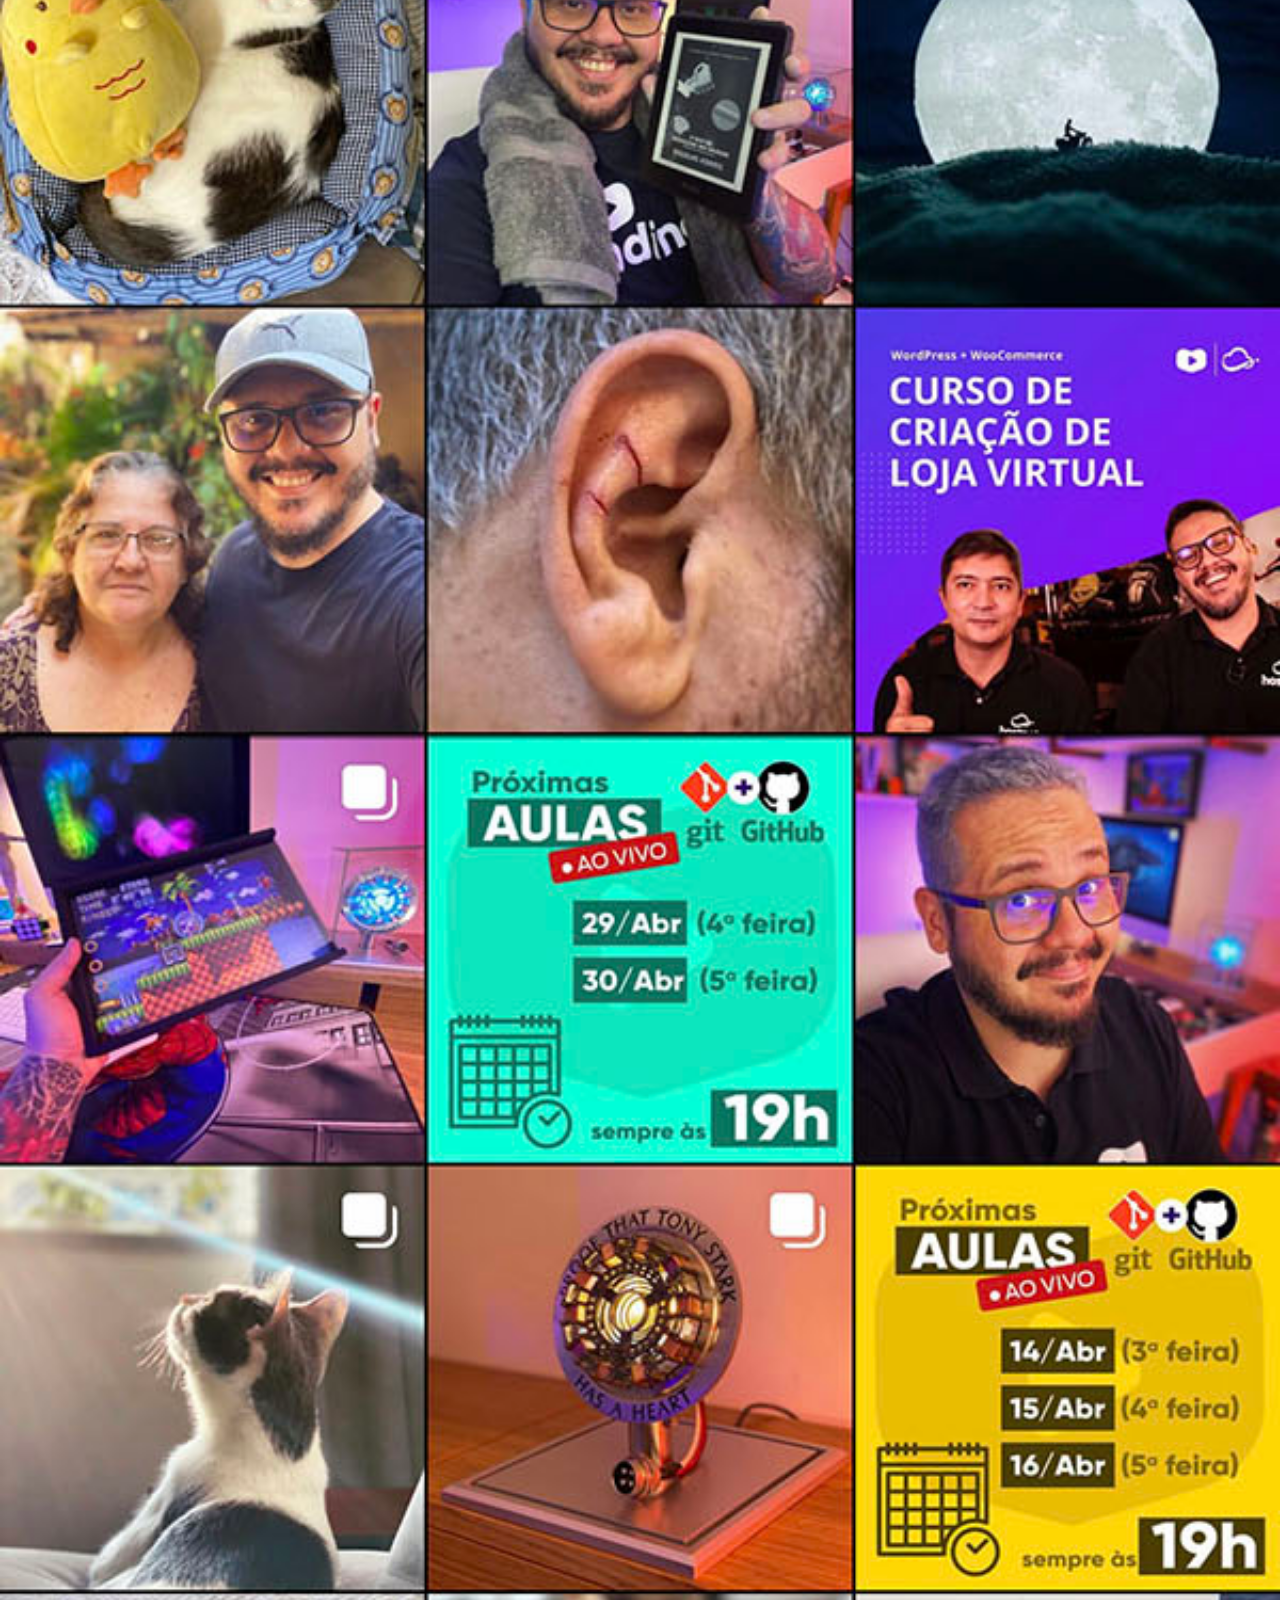
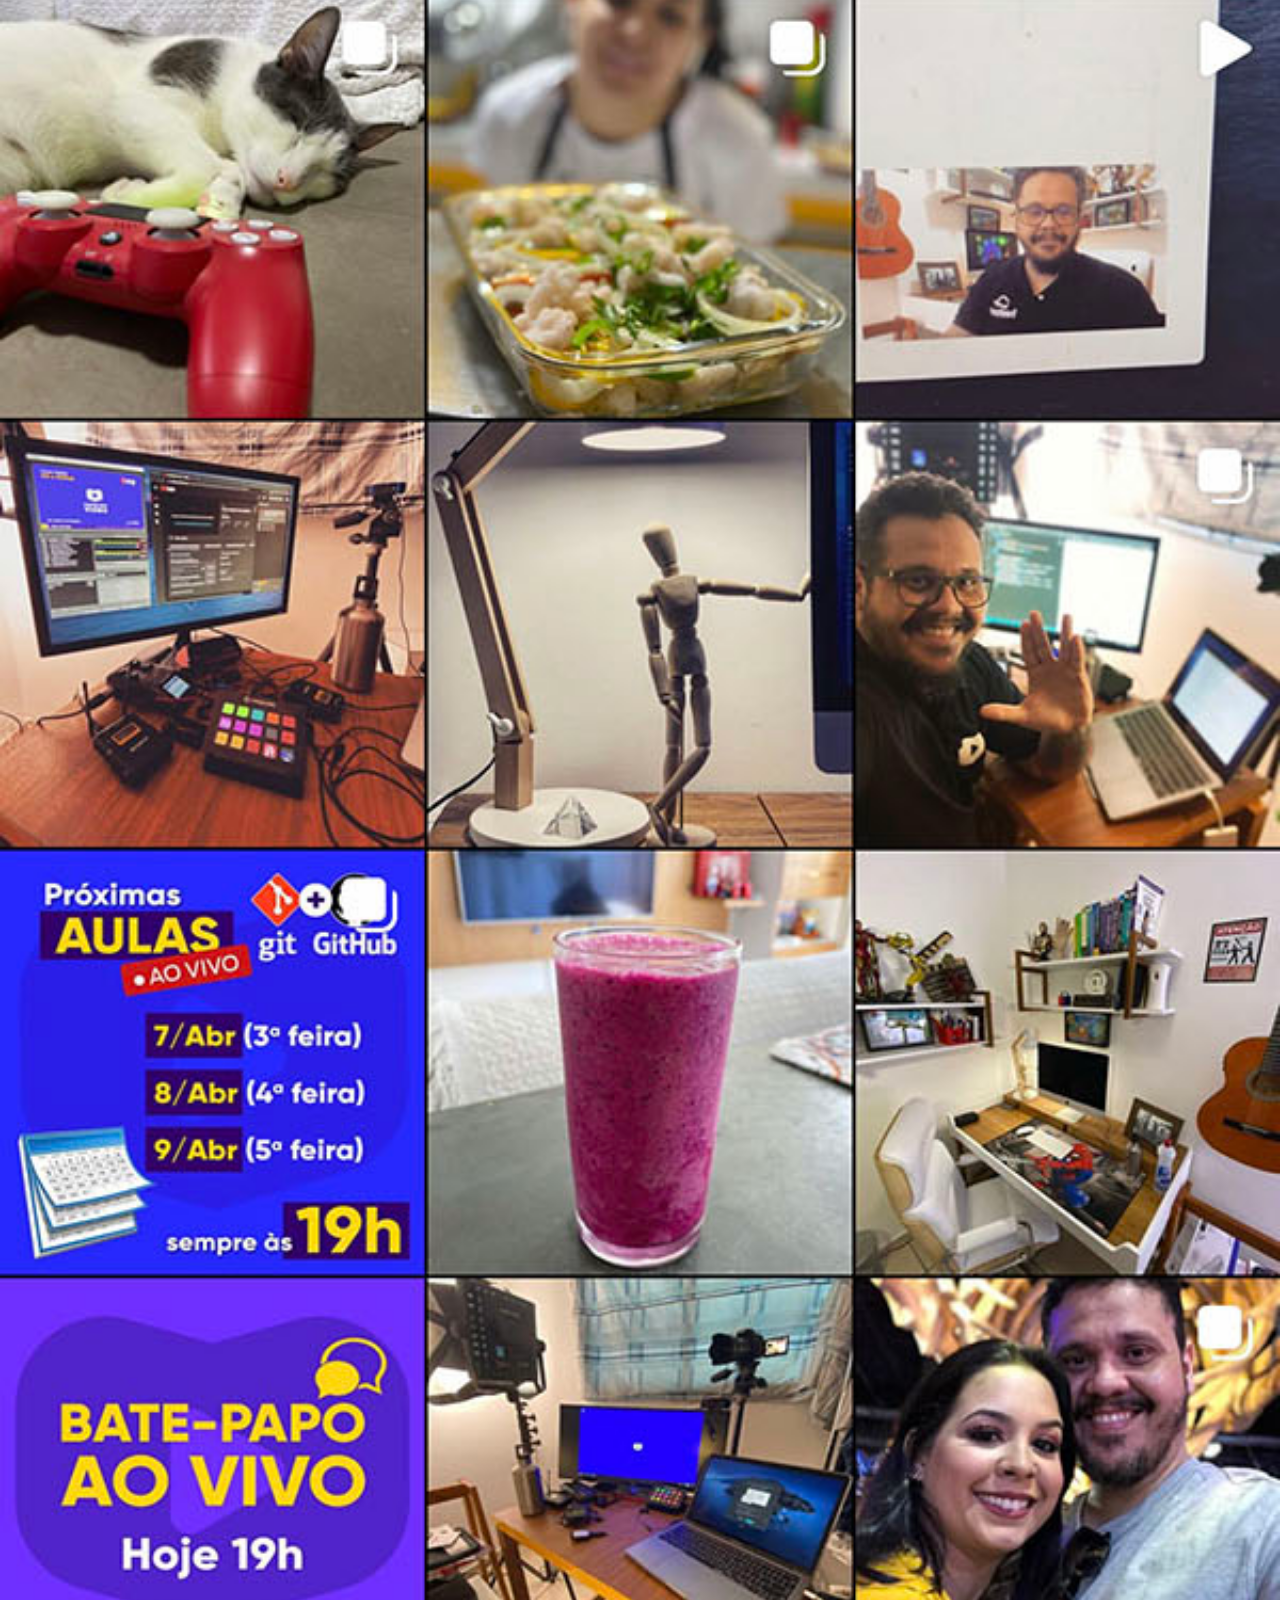
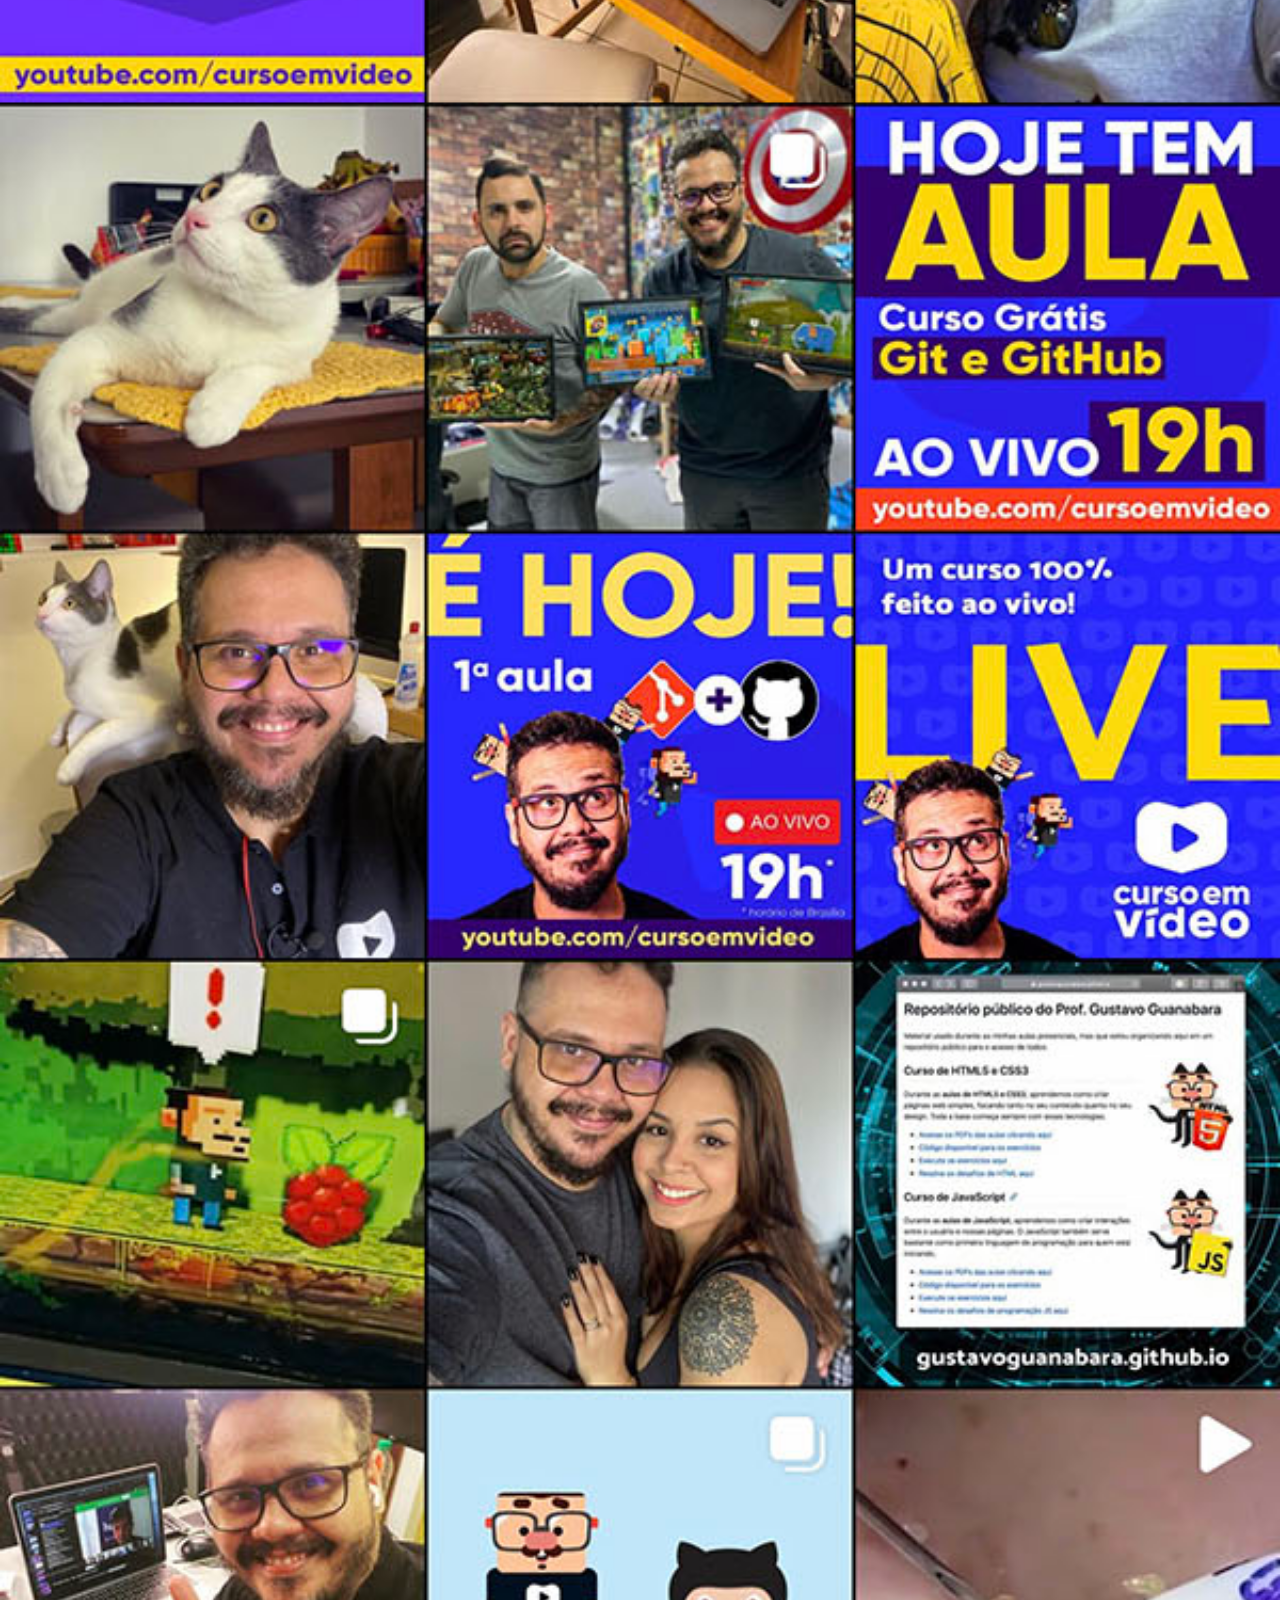
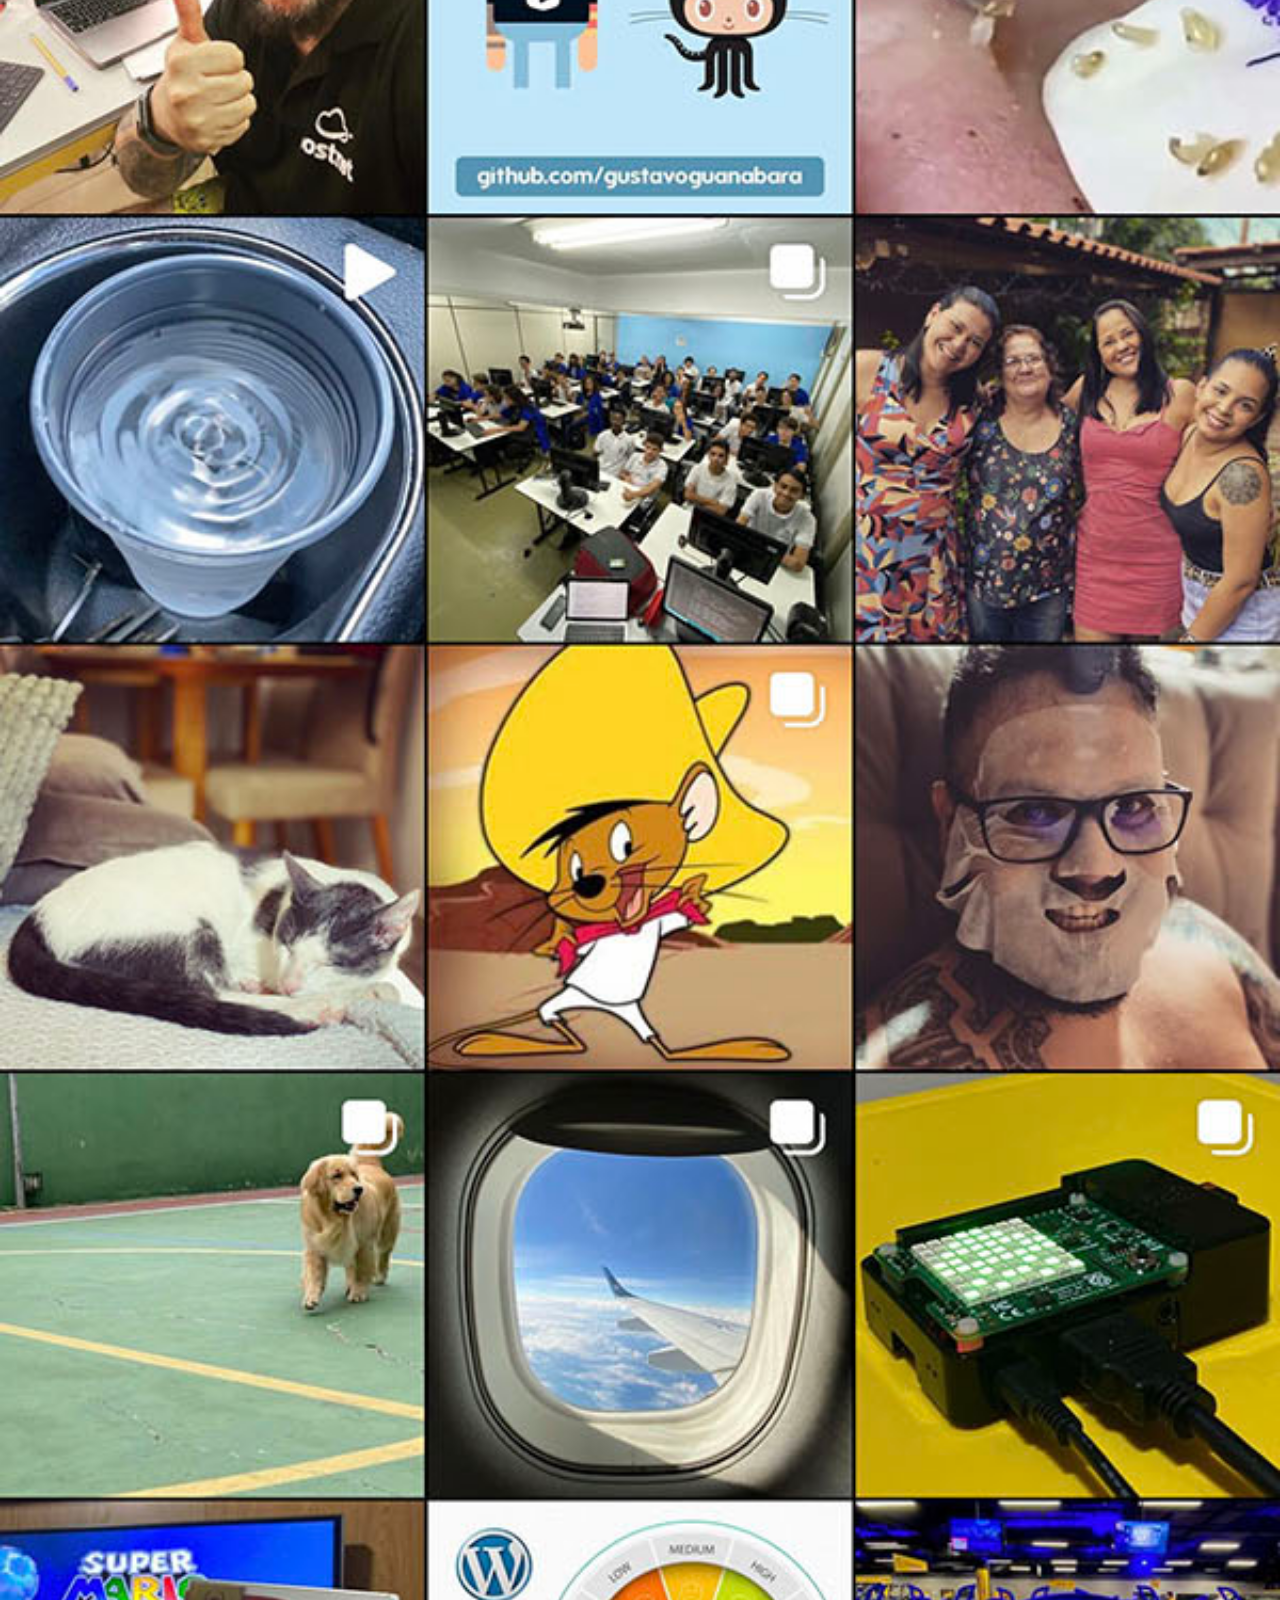
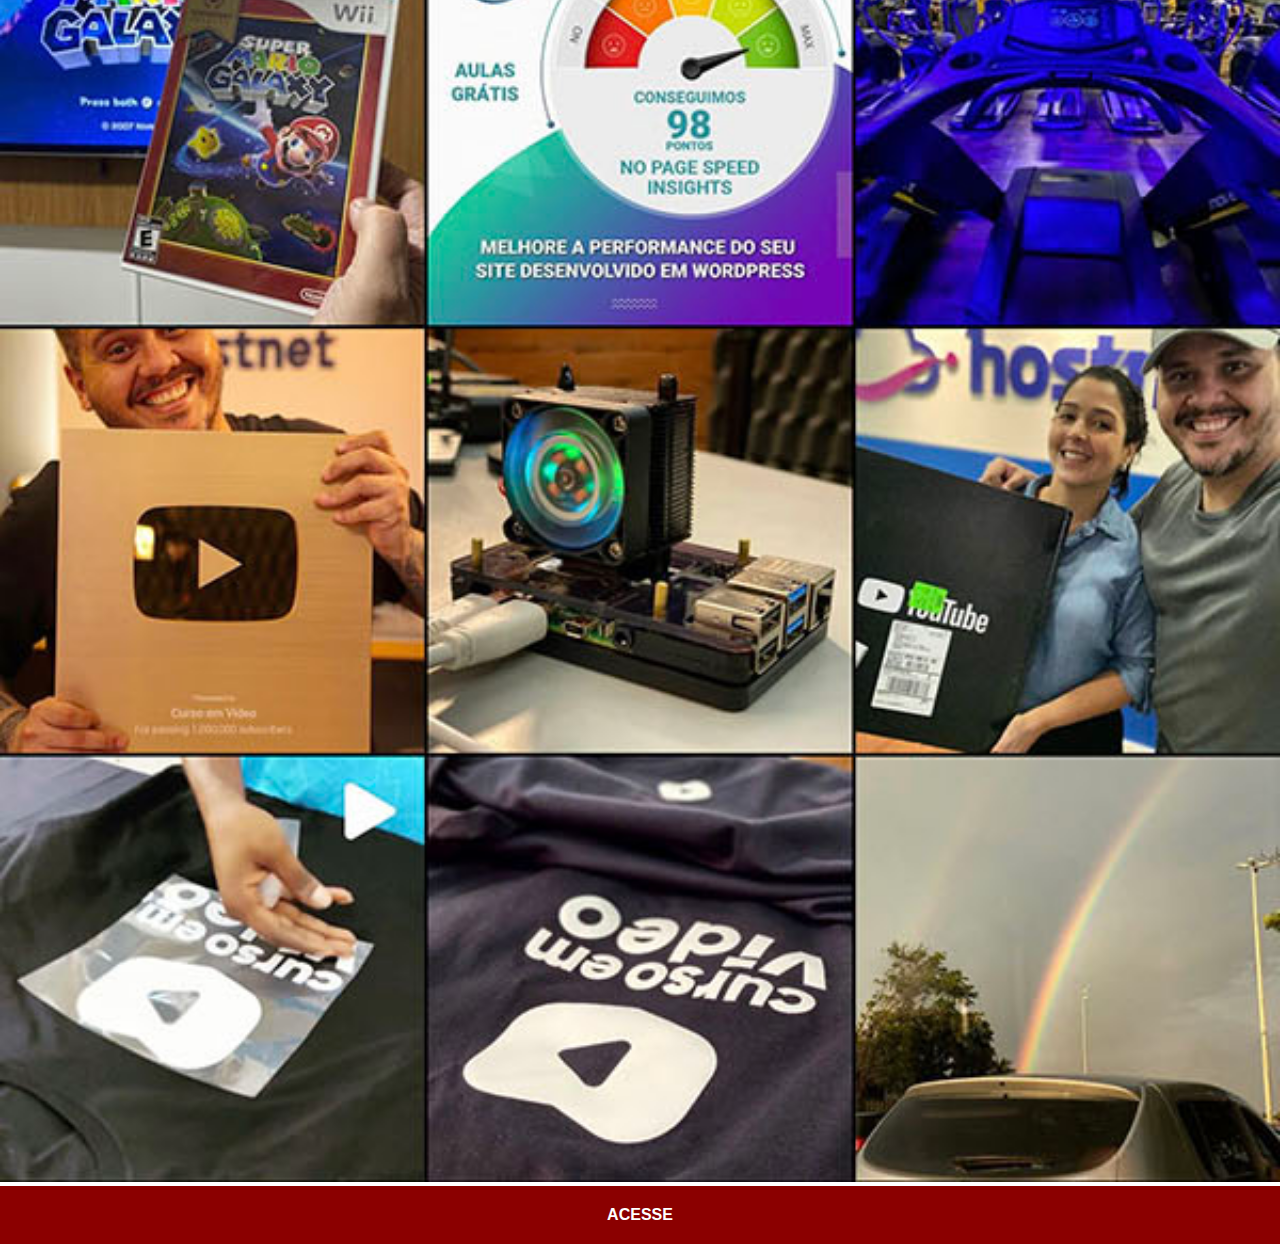
<file: instagram.html>
<!DOCTYPE html>
<html lang="pt-br">
<head>
    <meta charset="UTF-8">
    <meta http-equiv="X-UA-Compatible" content="IE=edge">
    <meta name="viewport" content="width=device-width, initial-scale=1.0">
    <title>Instagram</title>
    <link rel="stylesheet" href="estilos/social.css">
</head>
<body>
    <img src="imagens/tela-instagram.jpg" alt="Instagram">
    <a href="#">ACESSE</a>
</body>
</html>
</file>
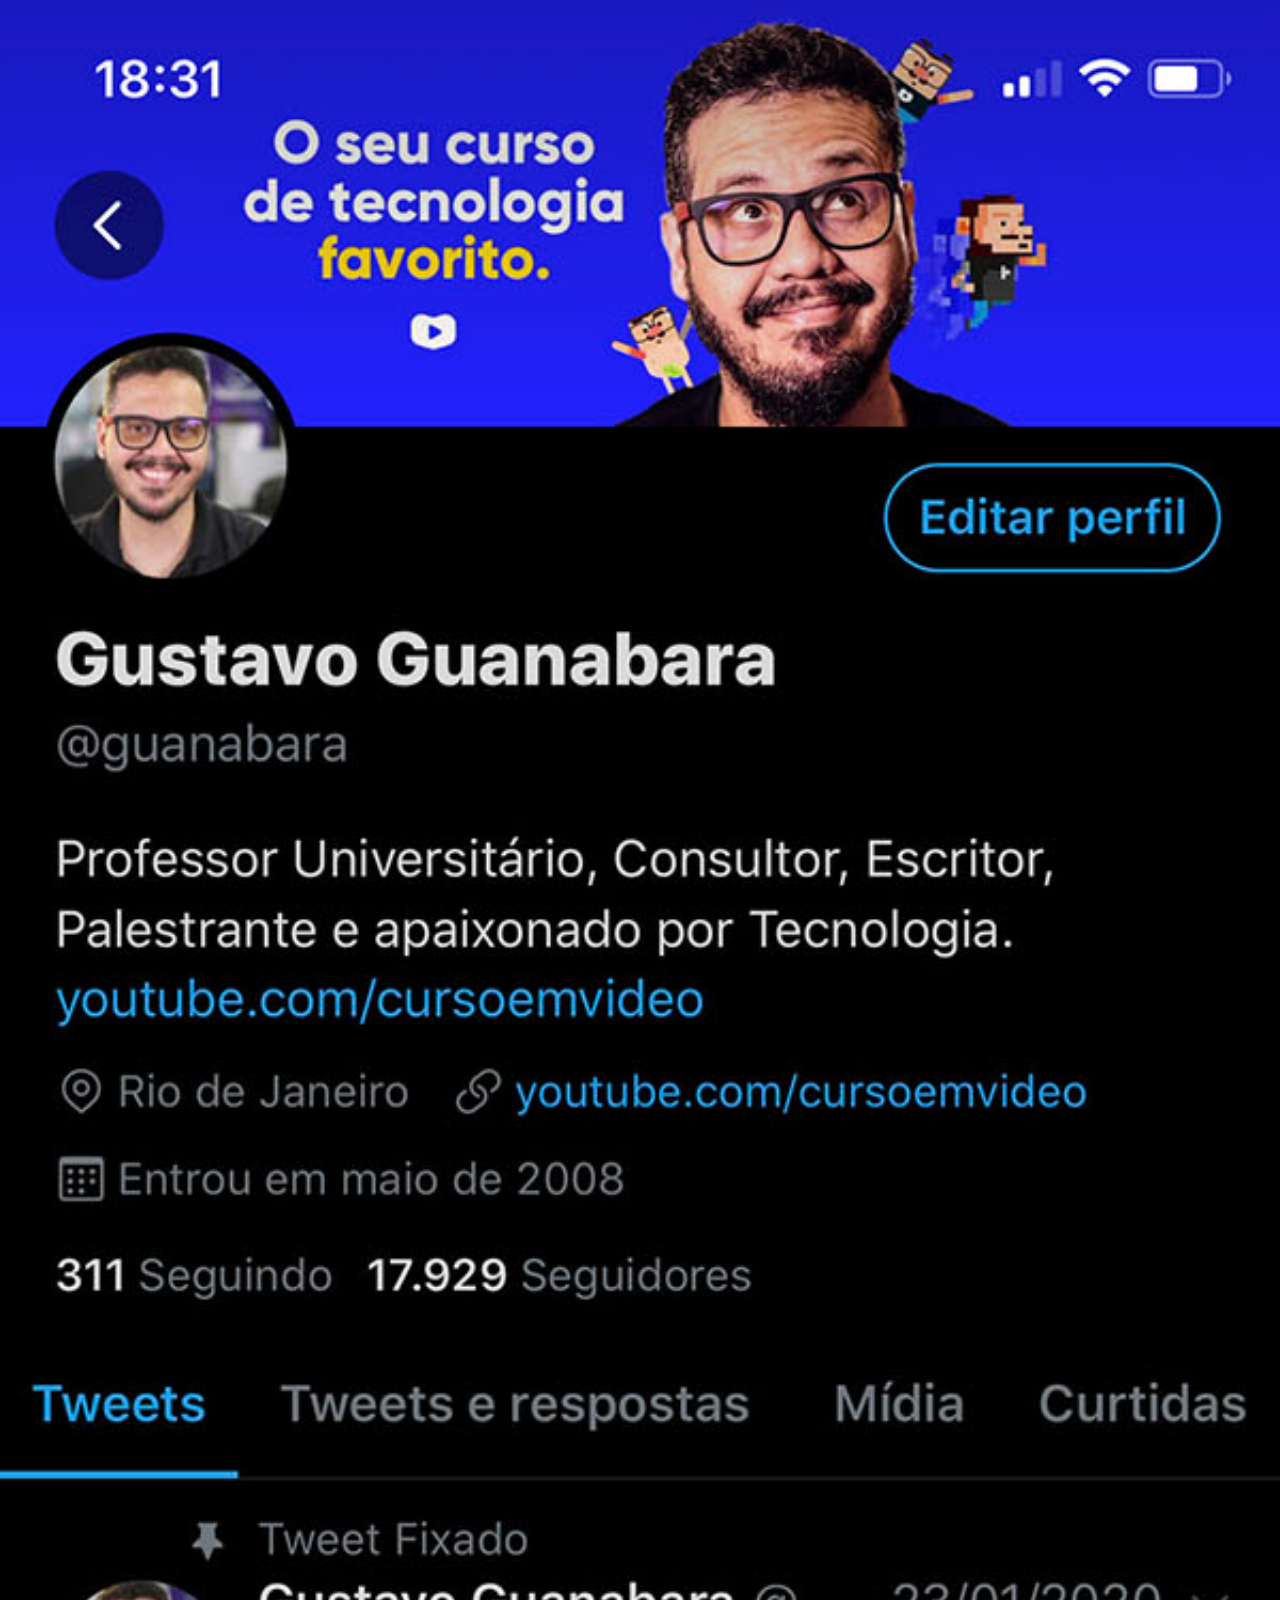
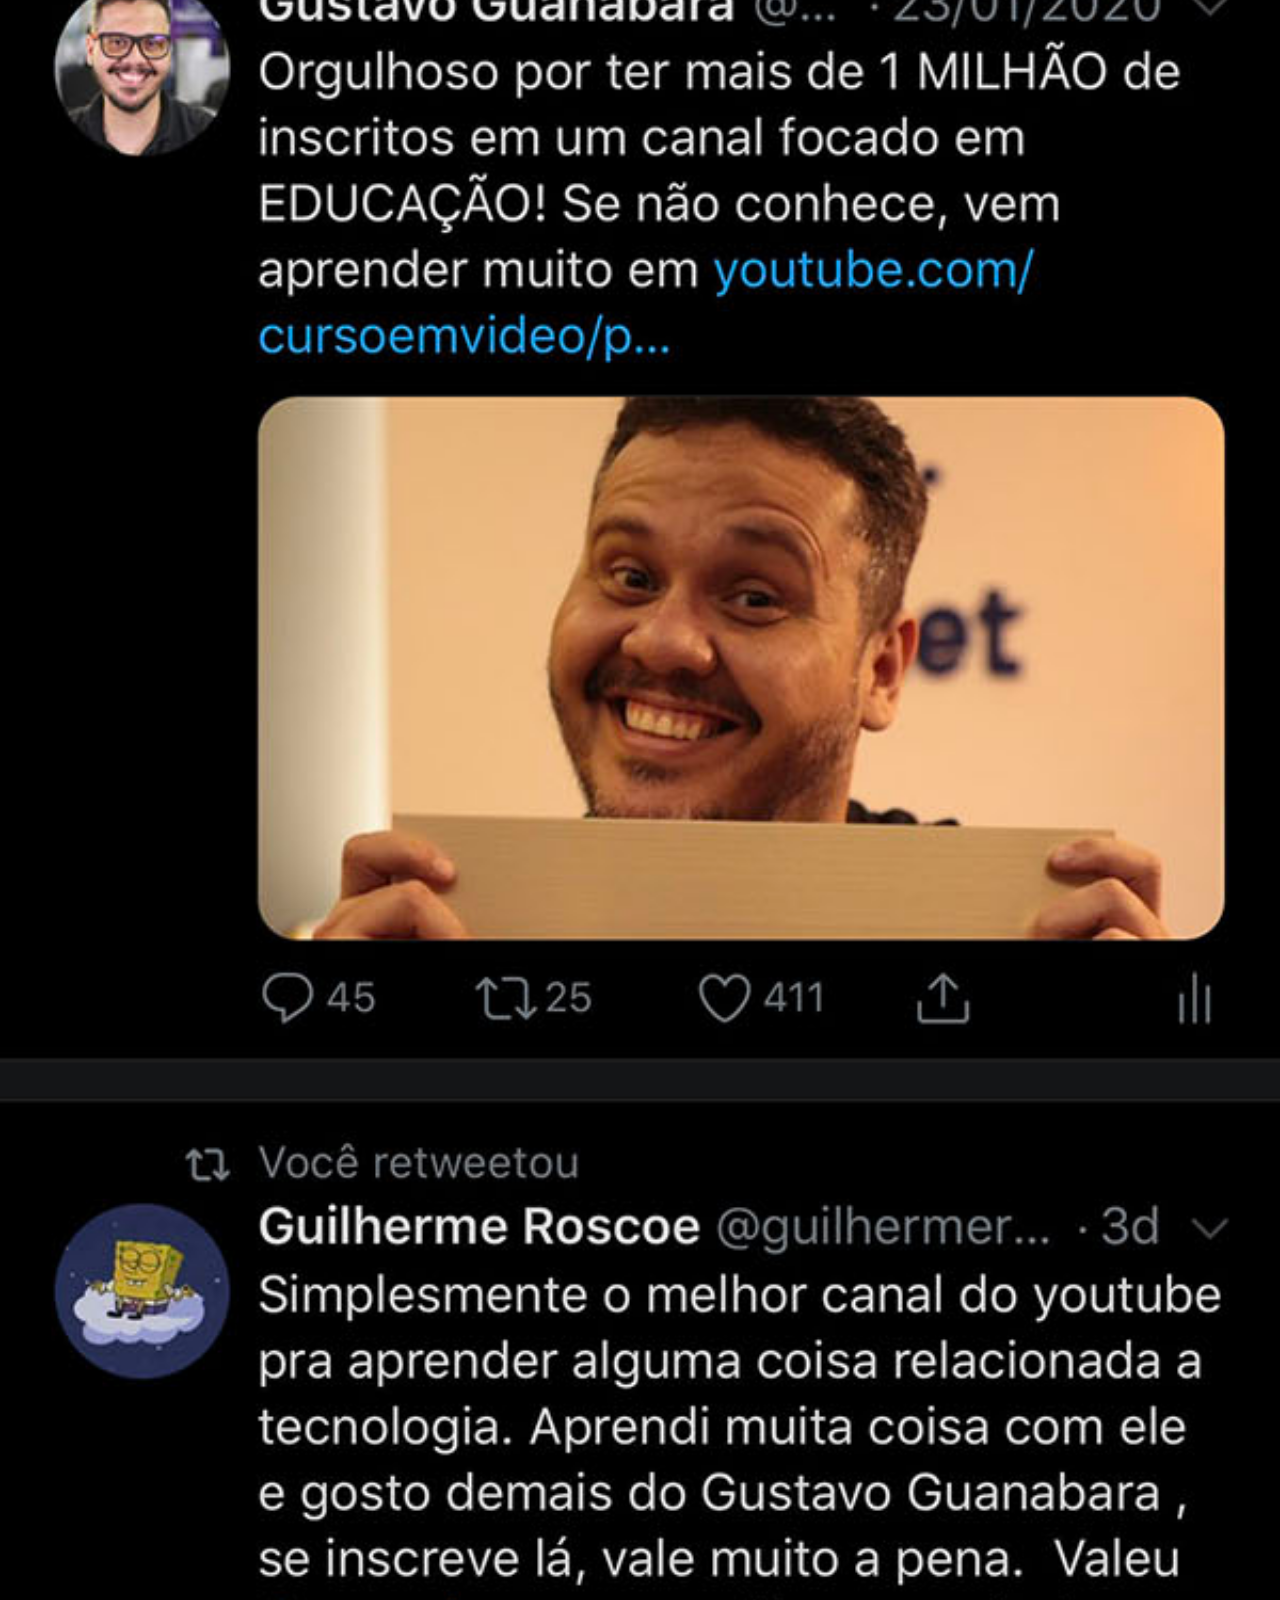
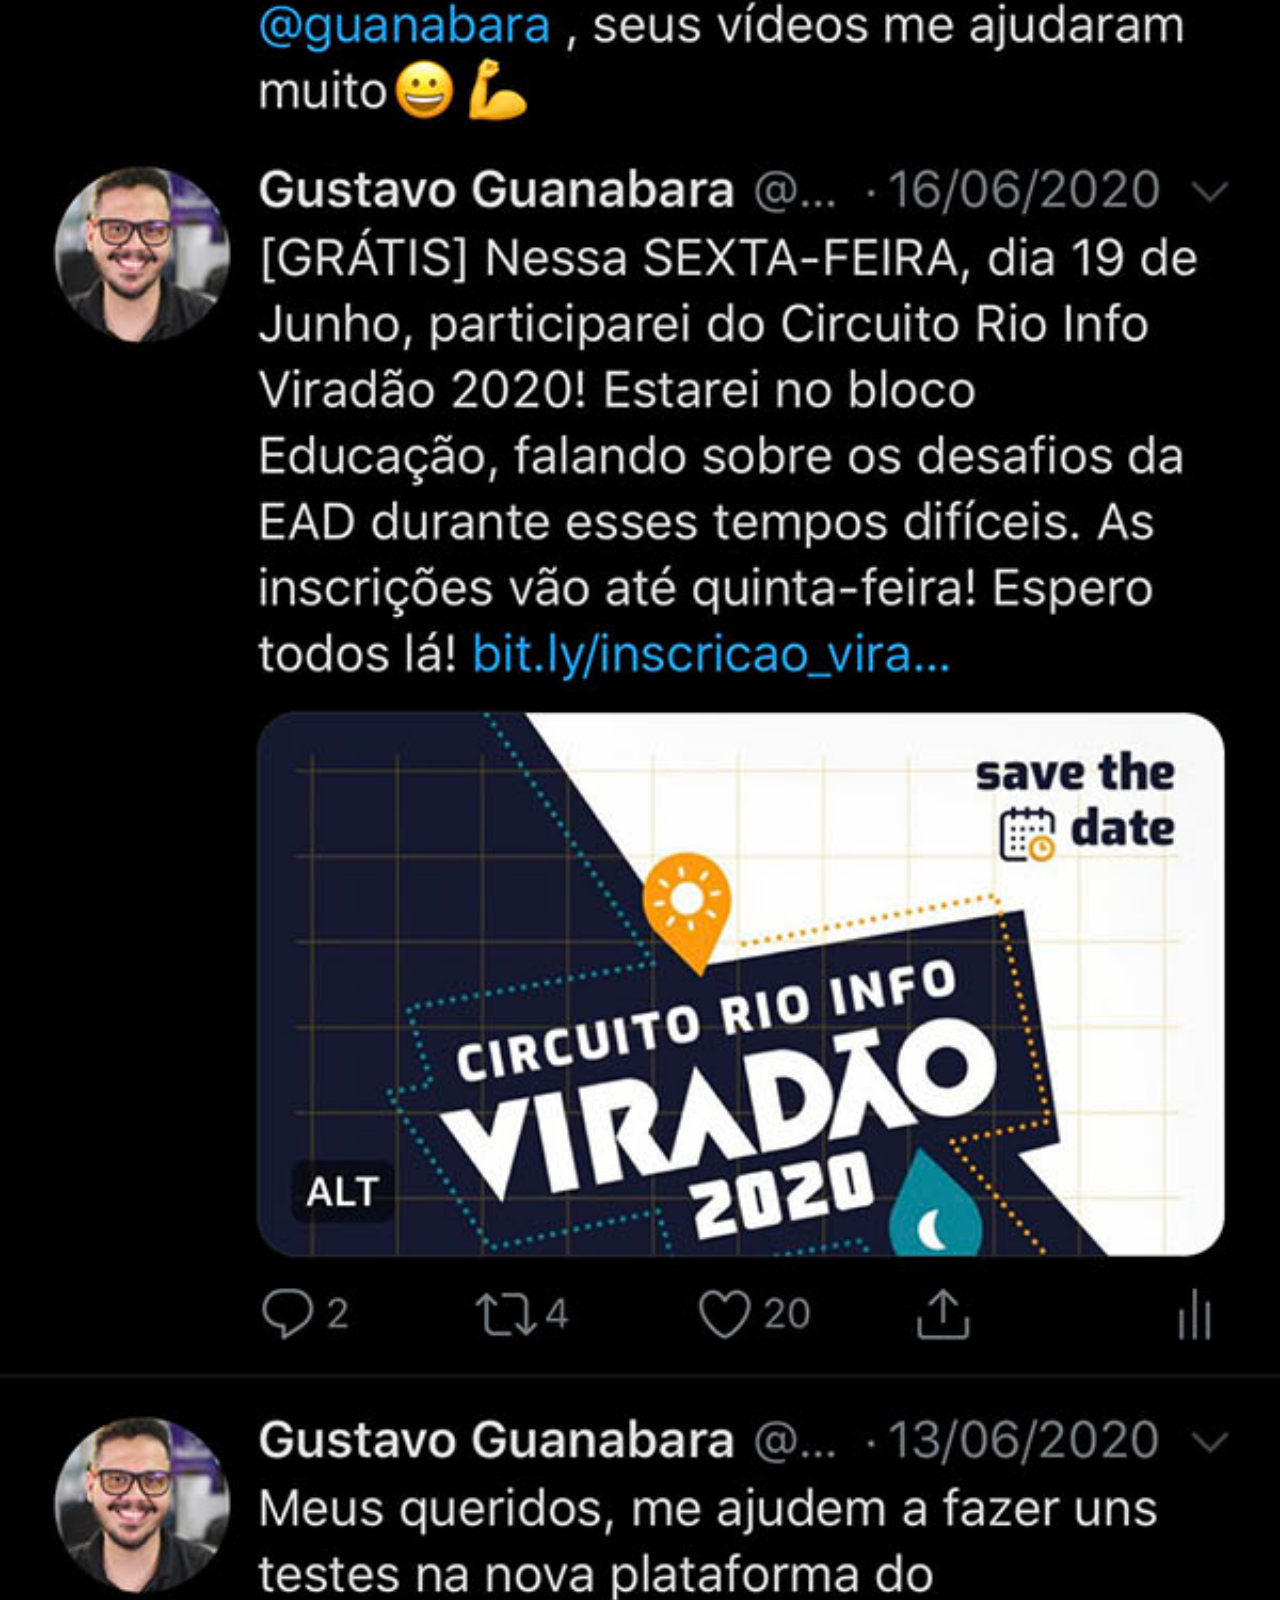
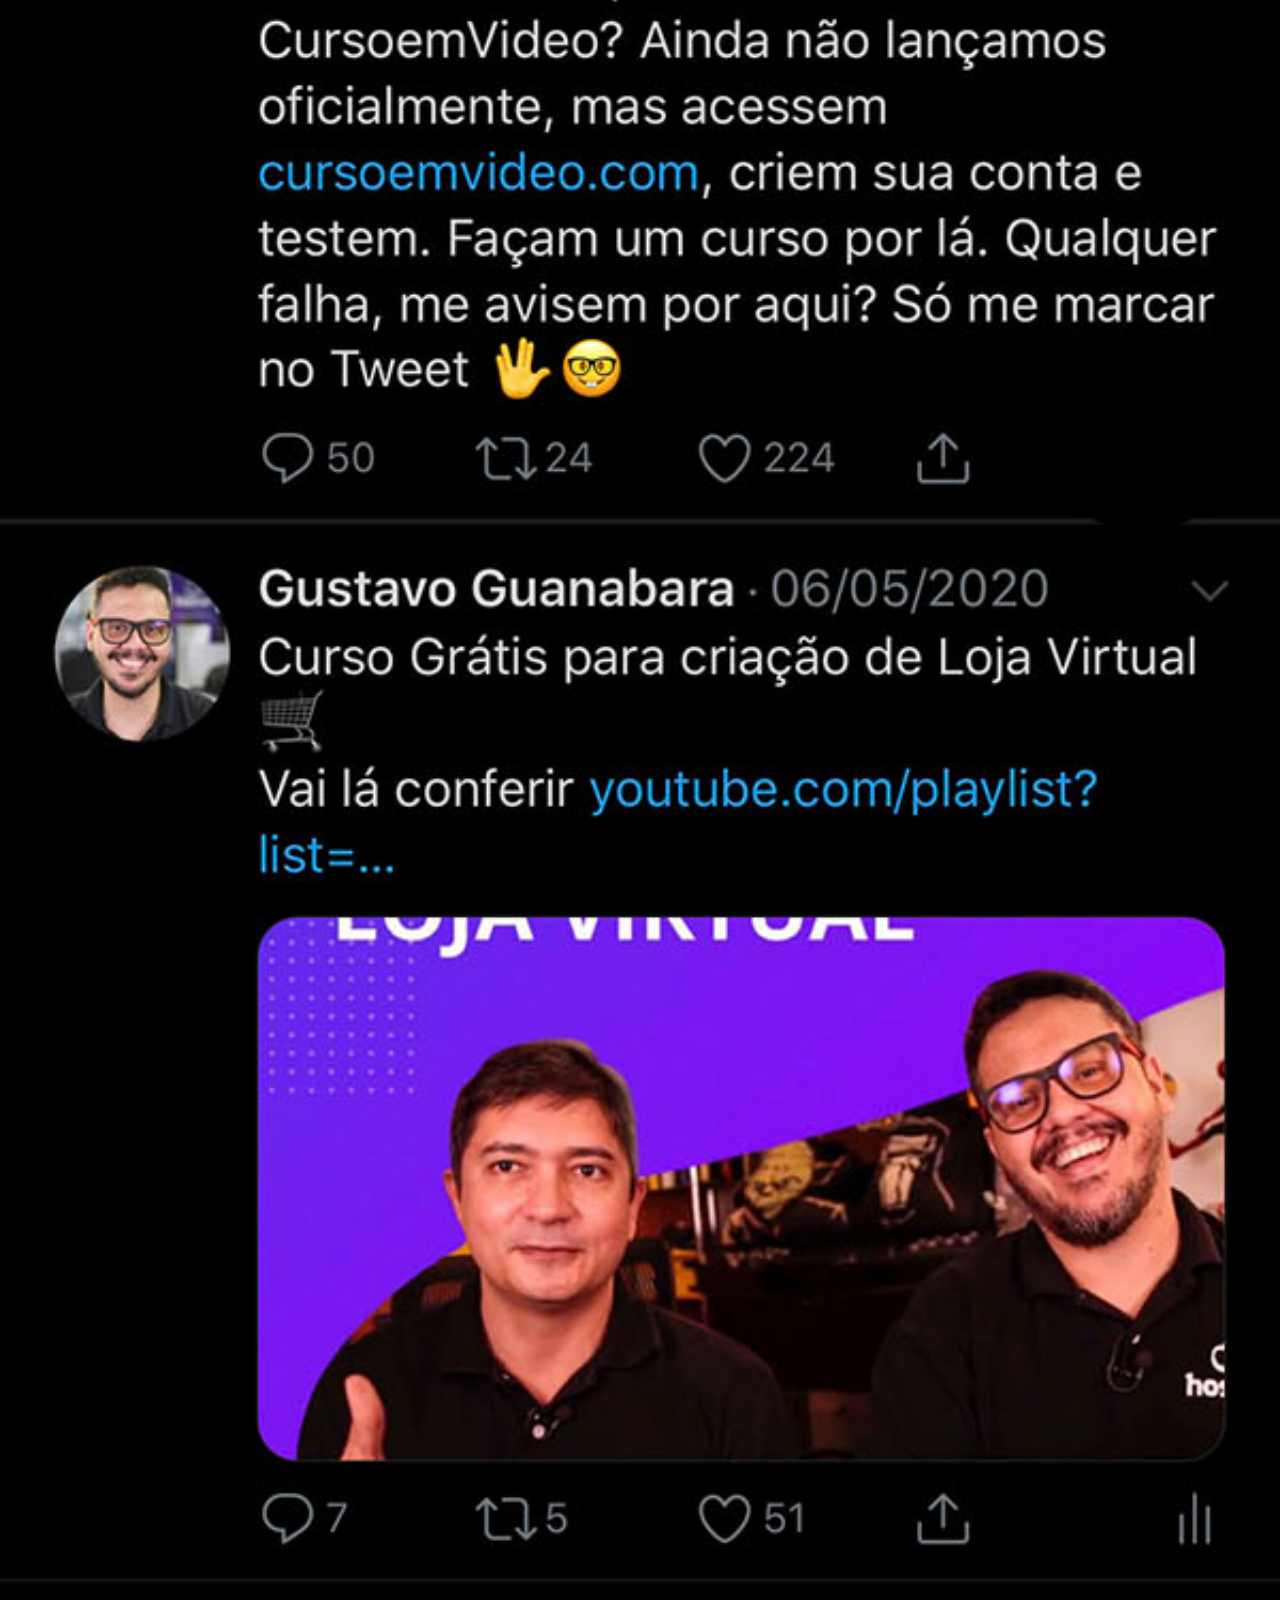
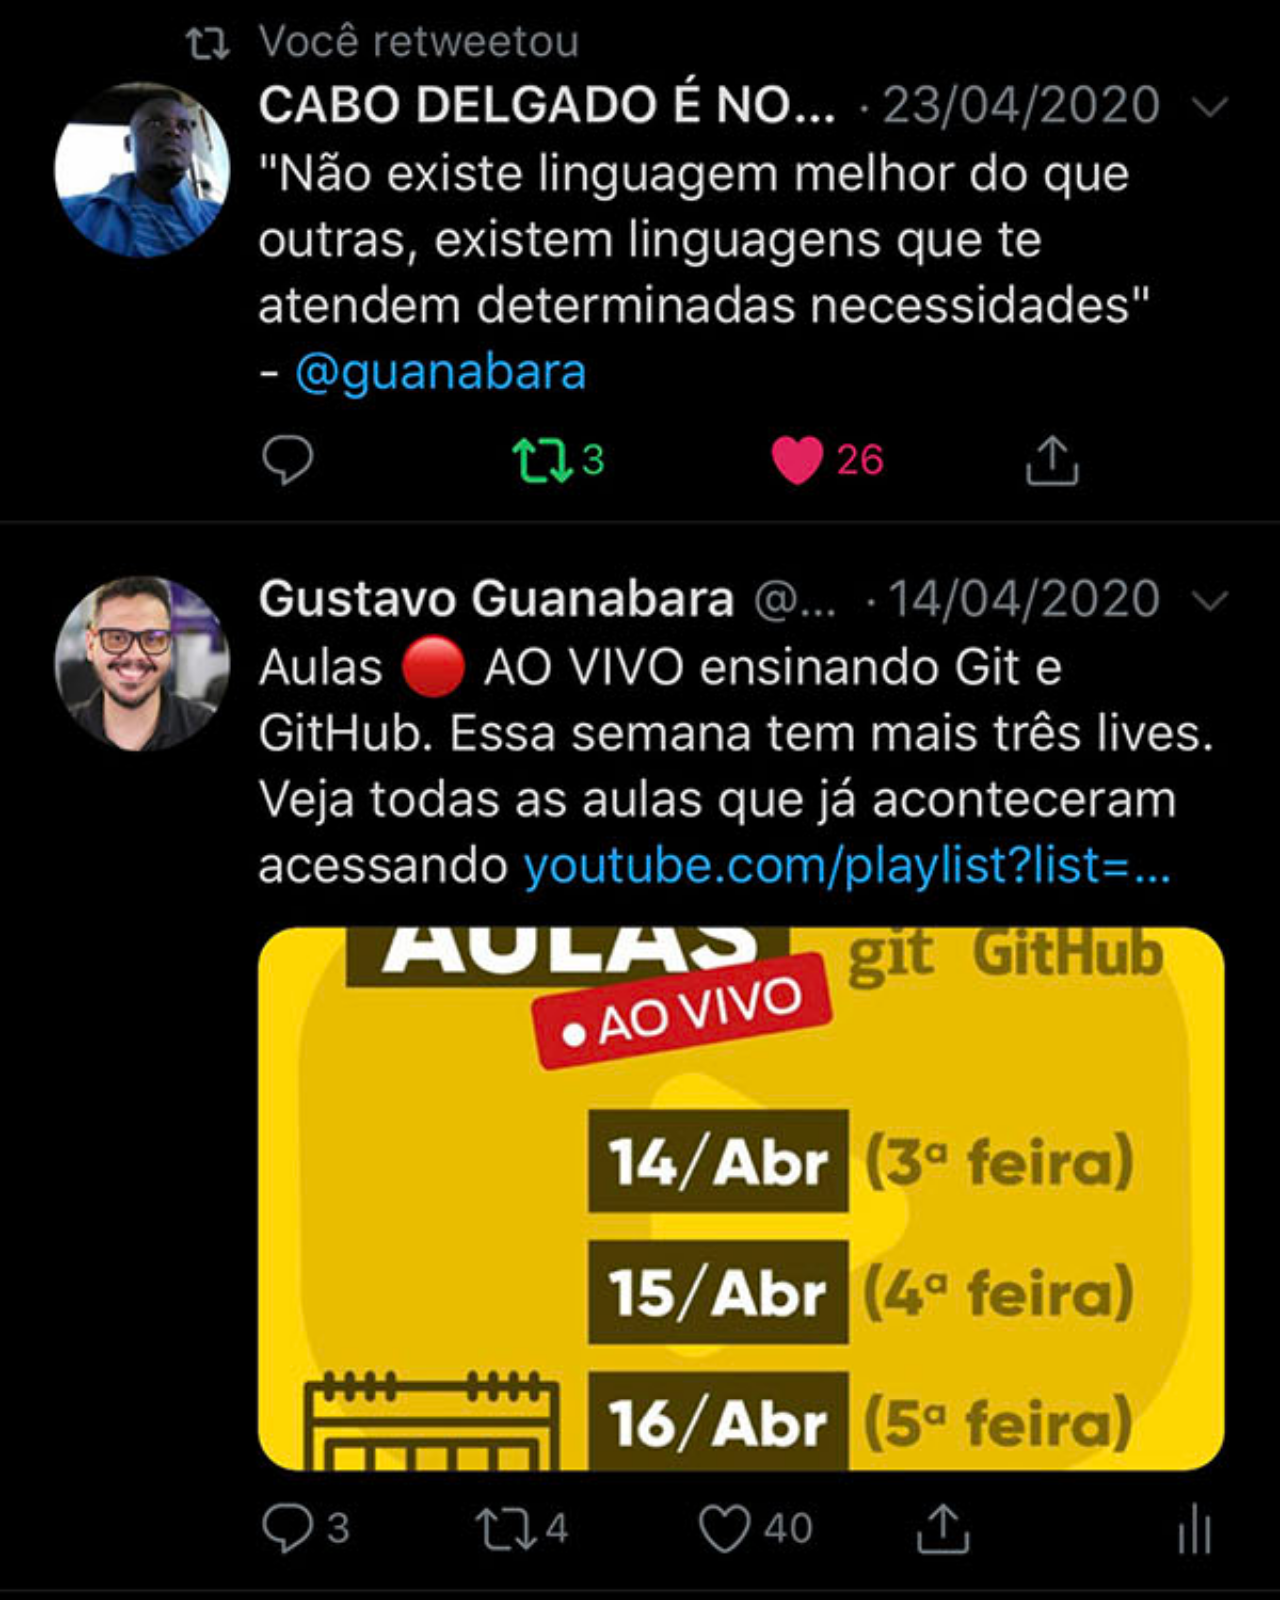
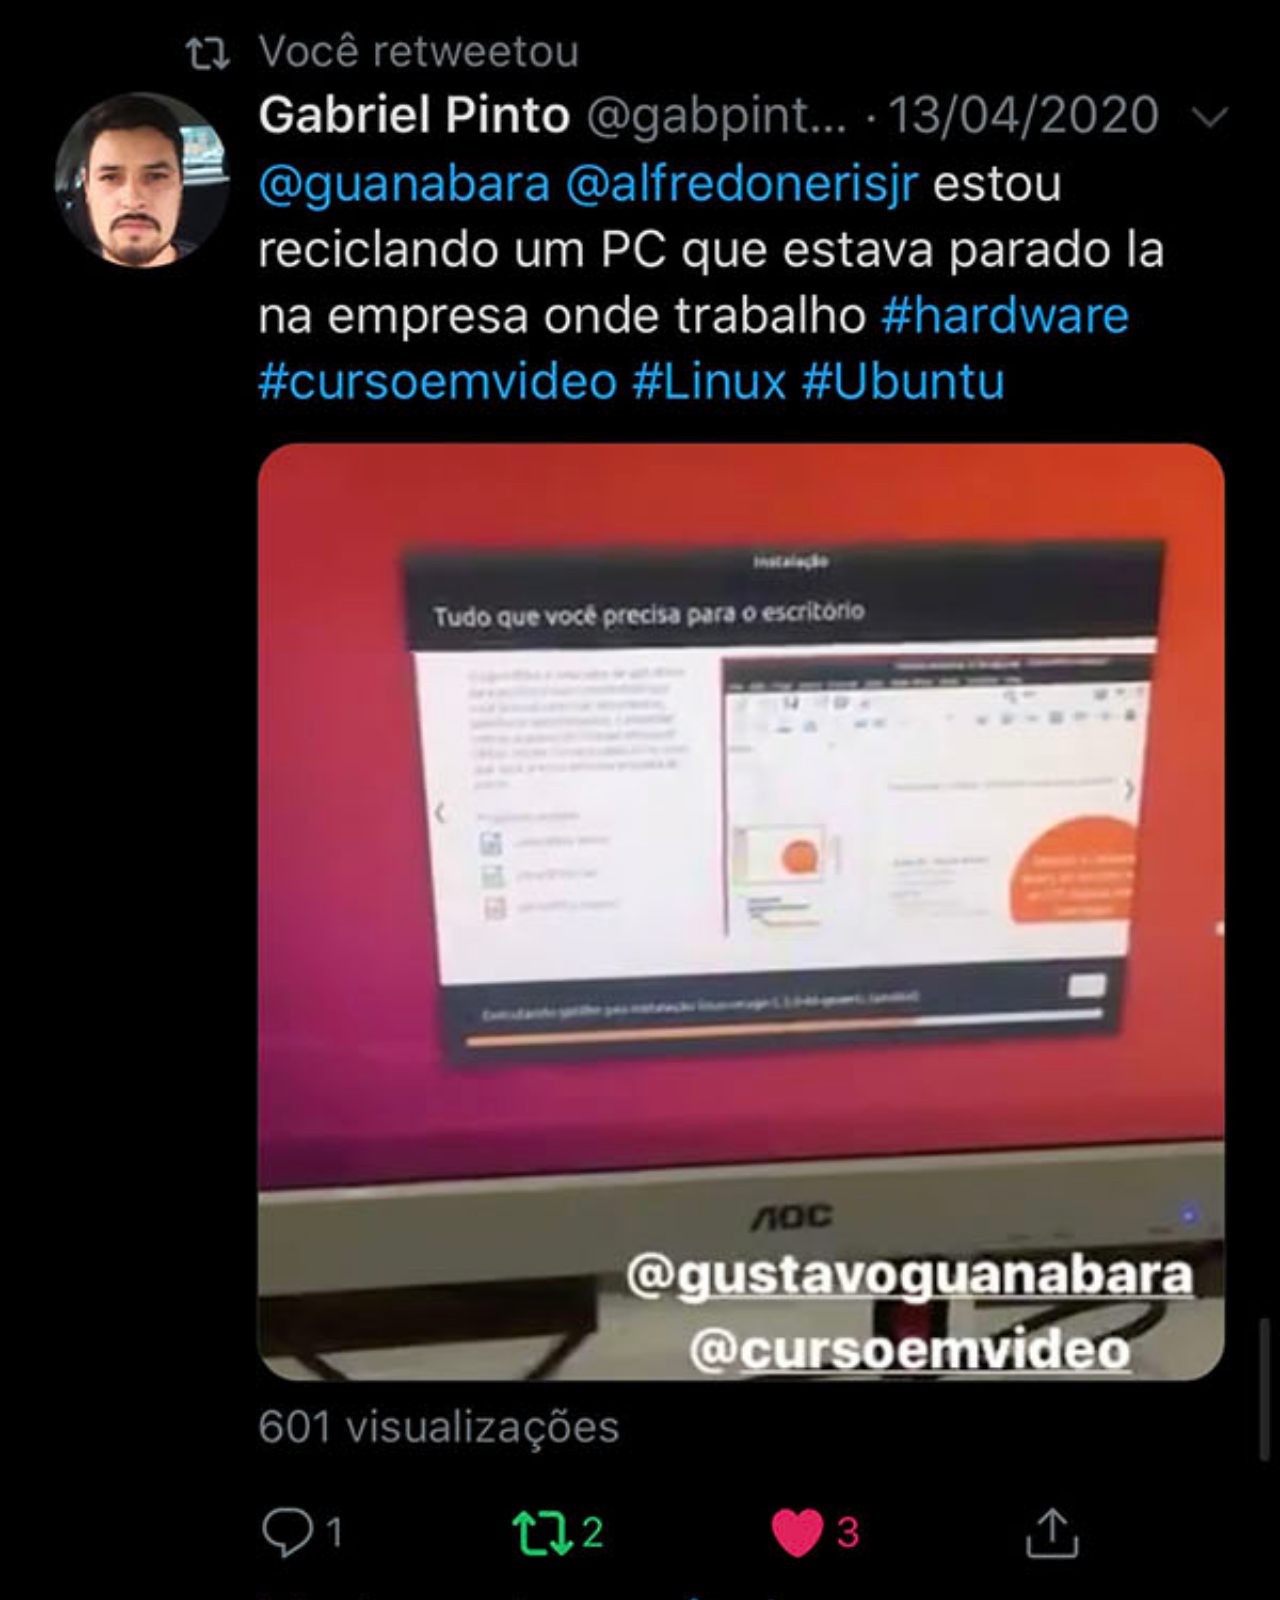
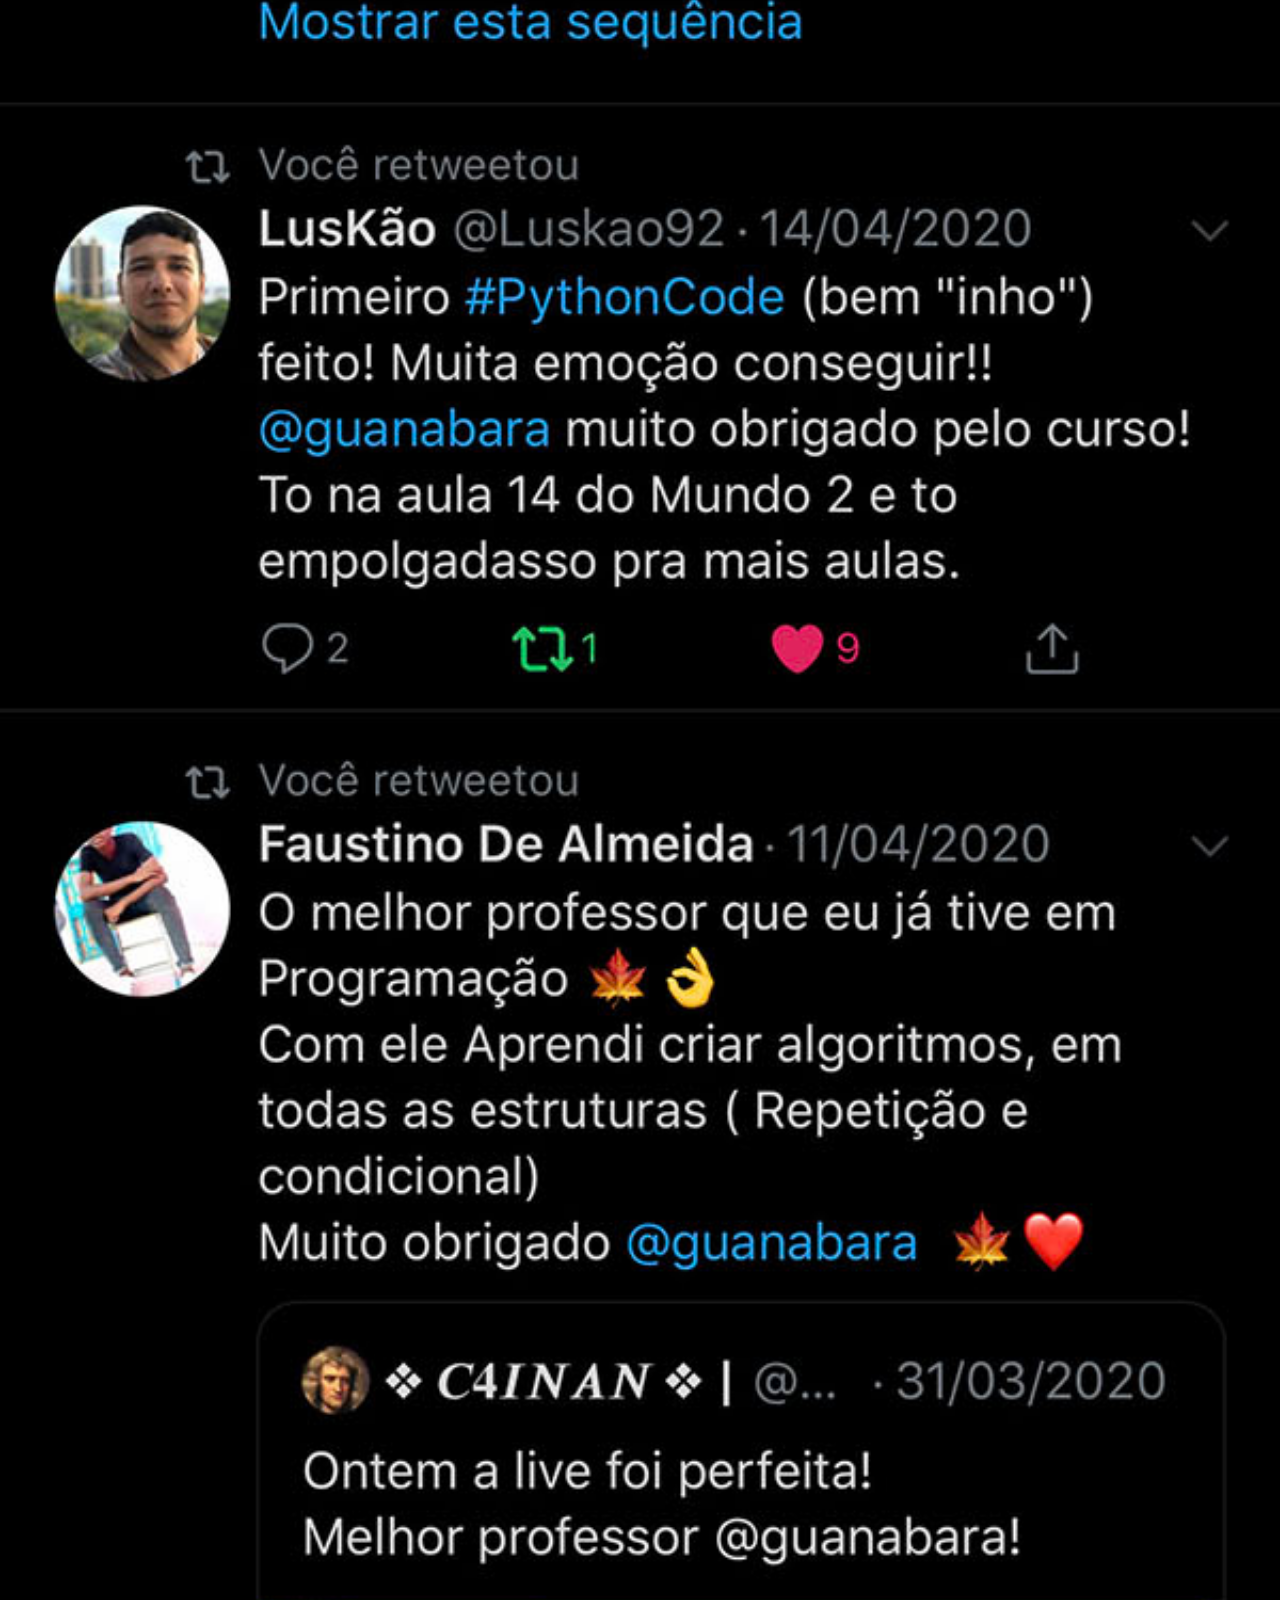
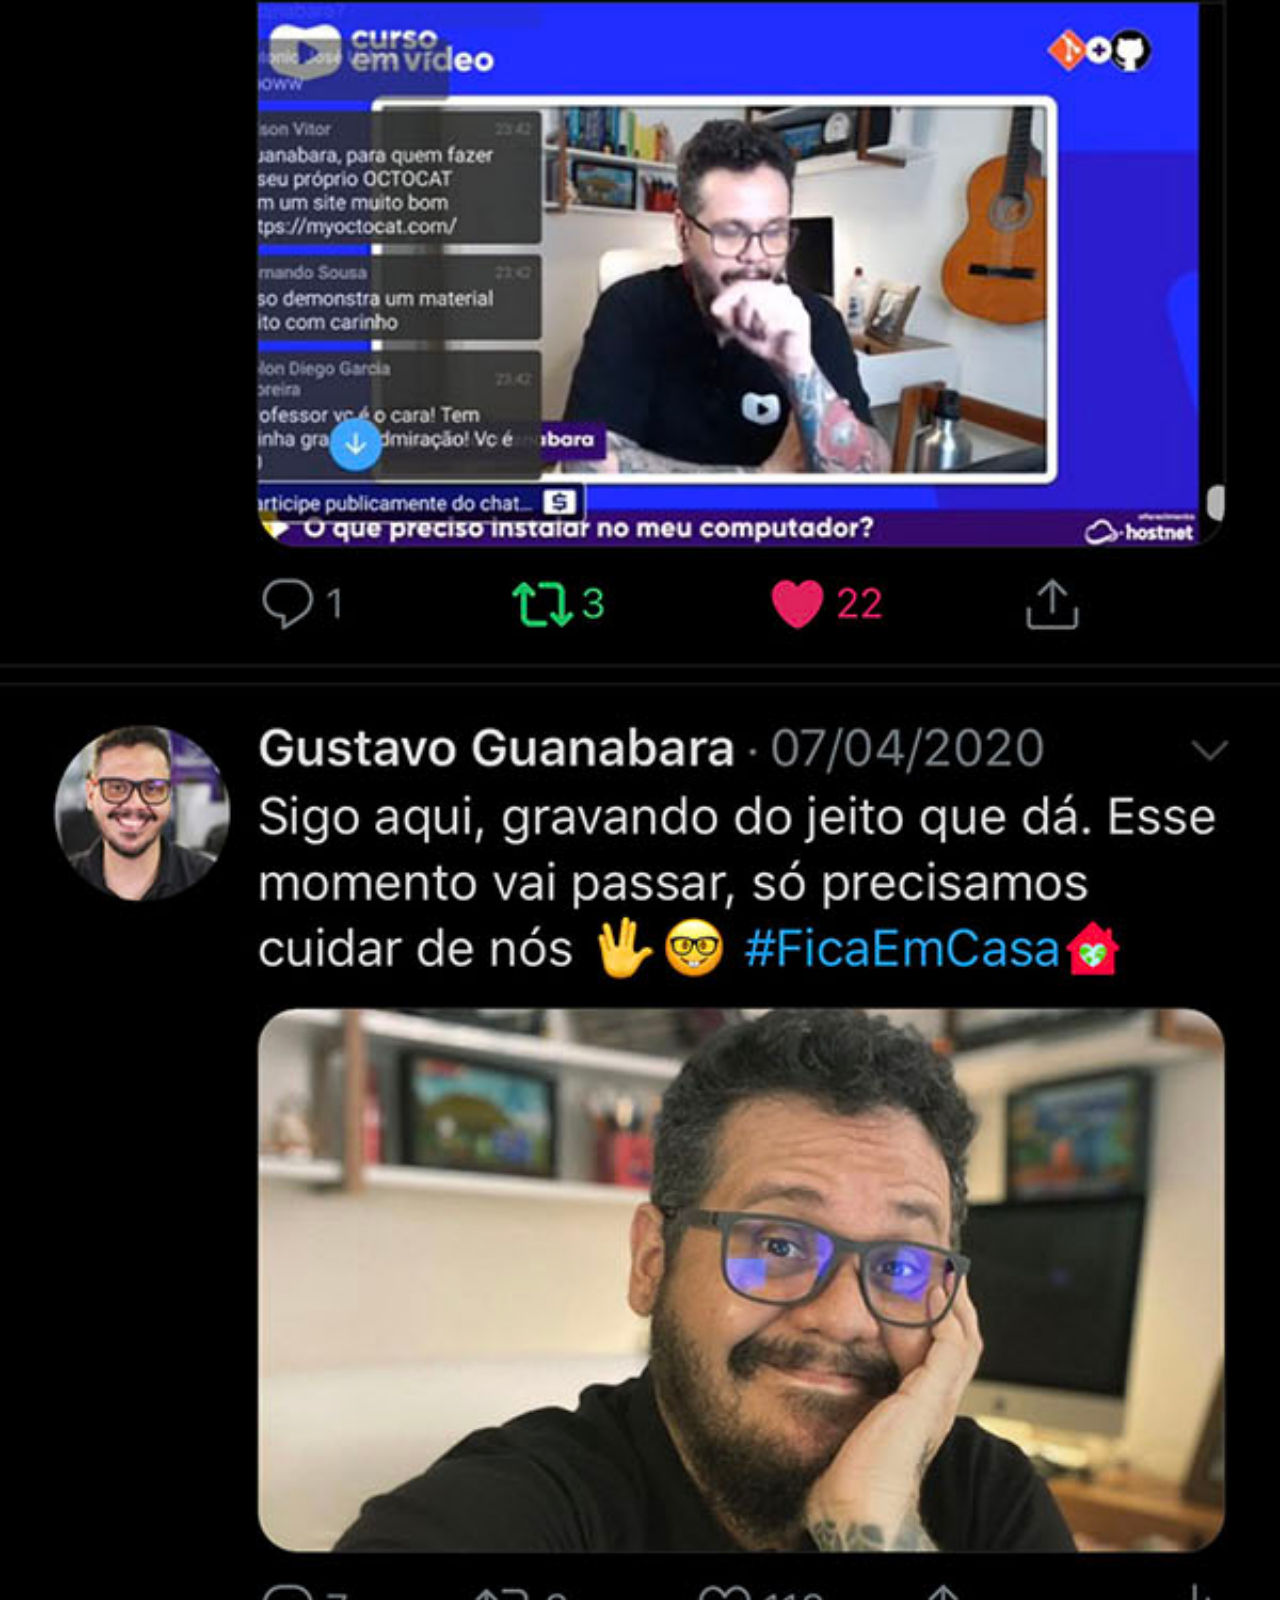
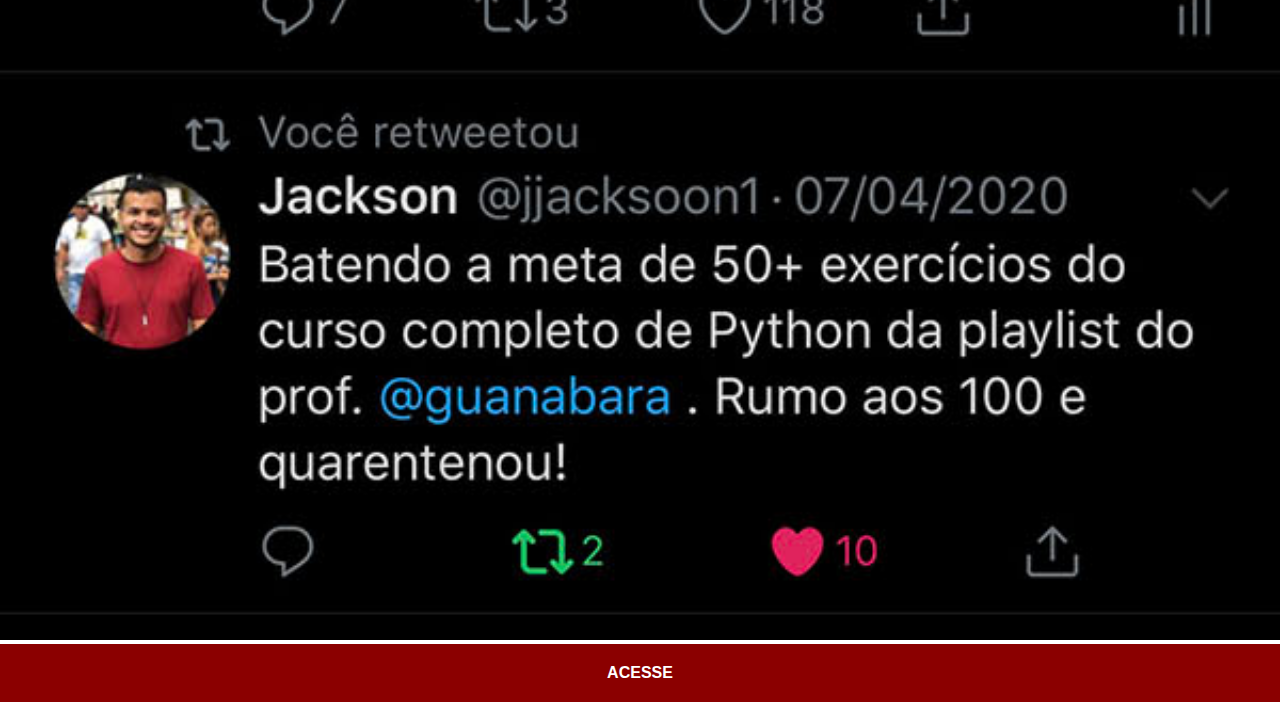
<file: twitter.html>
<!DOCTYPE html>
<html lang="pt-br">
<head>
    <meta charset="UTF-8">
    <meta http-equiv="X-UA-Compatible" content="IE=edge">
    <meta name="viewport" content="width=device-width, initial-scale=1.0">
    <title>Twitter</title>
    <link rel="stylesheet" href="estilos/social.css">
</head>
<body>
    <img src="imagens/tela-twitter.jpg" alt="Twitter">
    <a href="#">ACESSE</a>
</body>
</html>
</file>
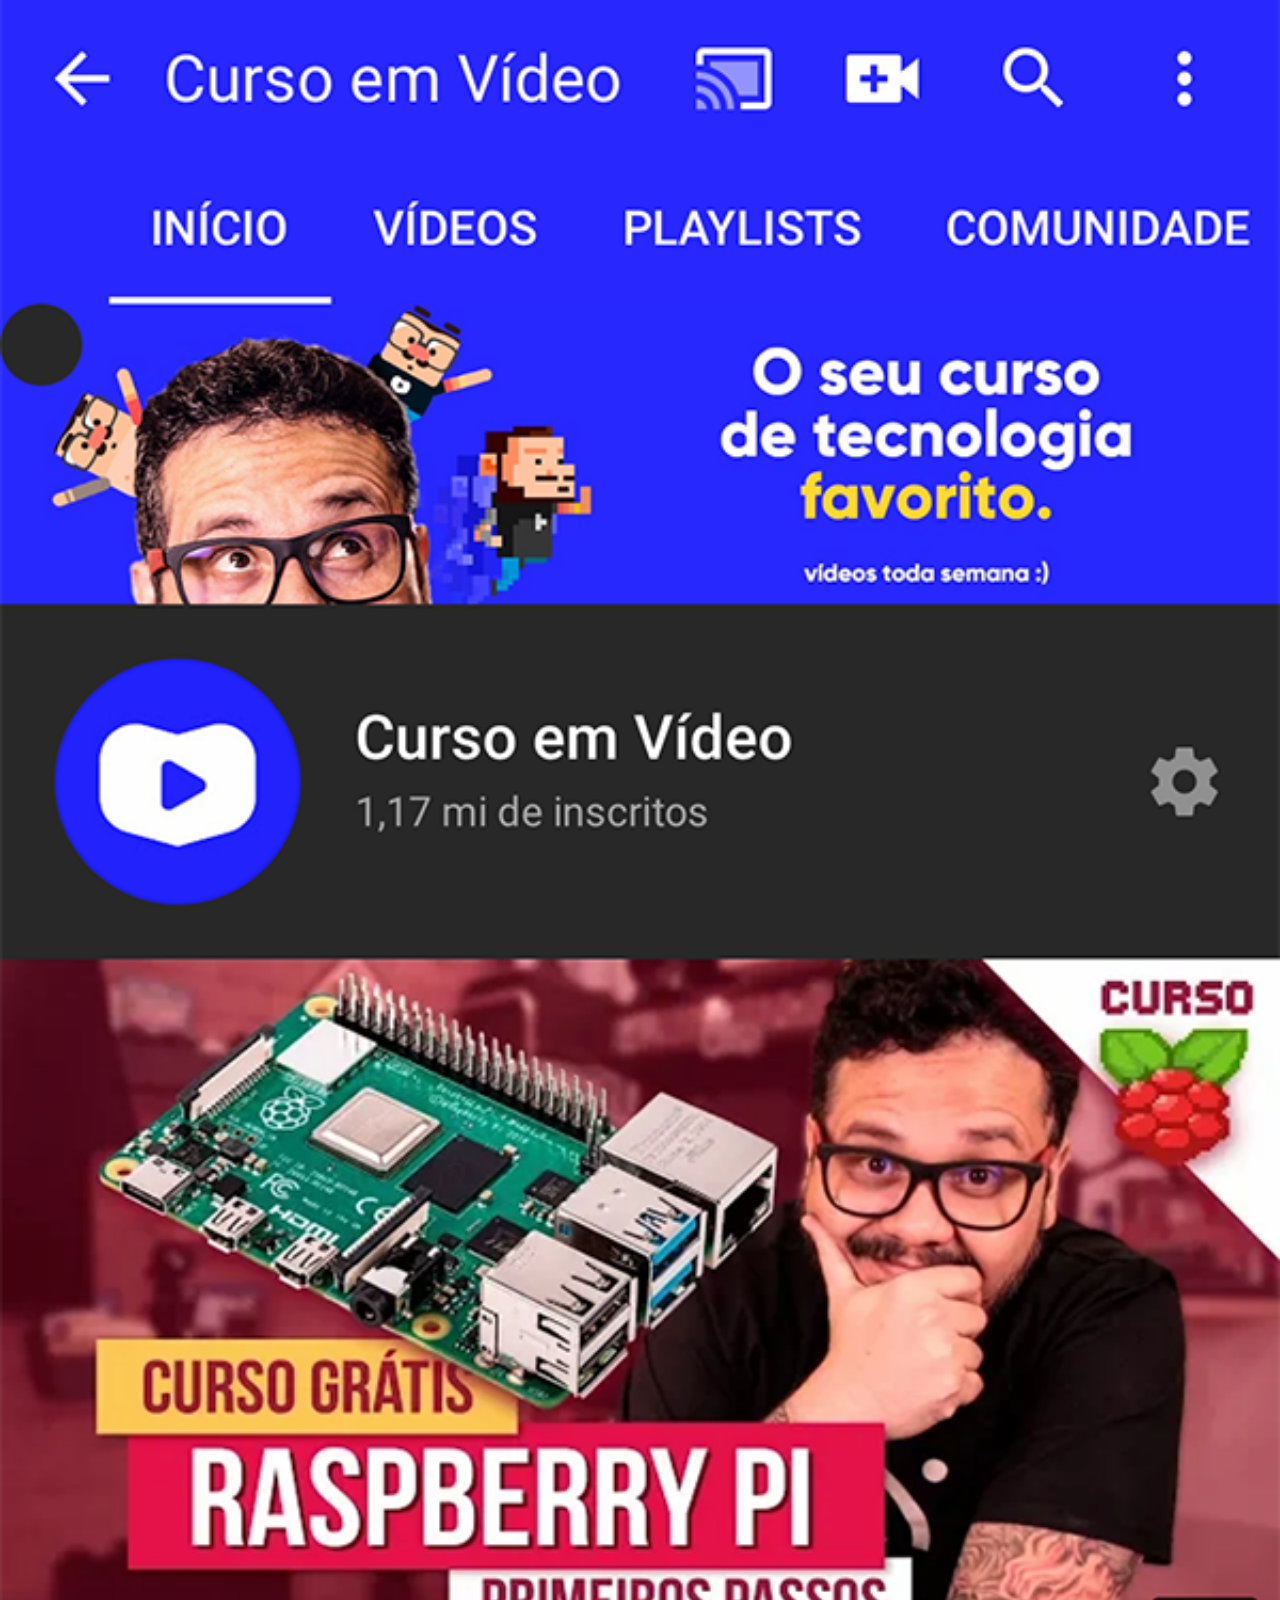
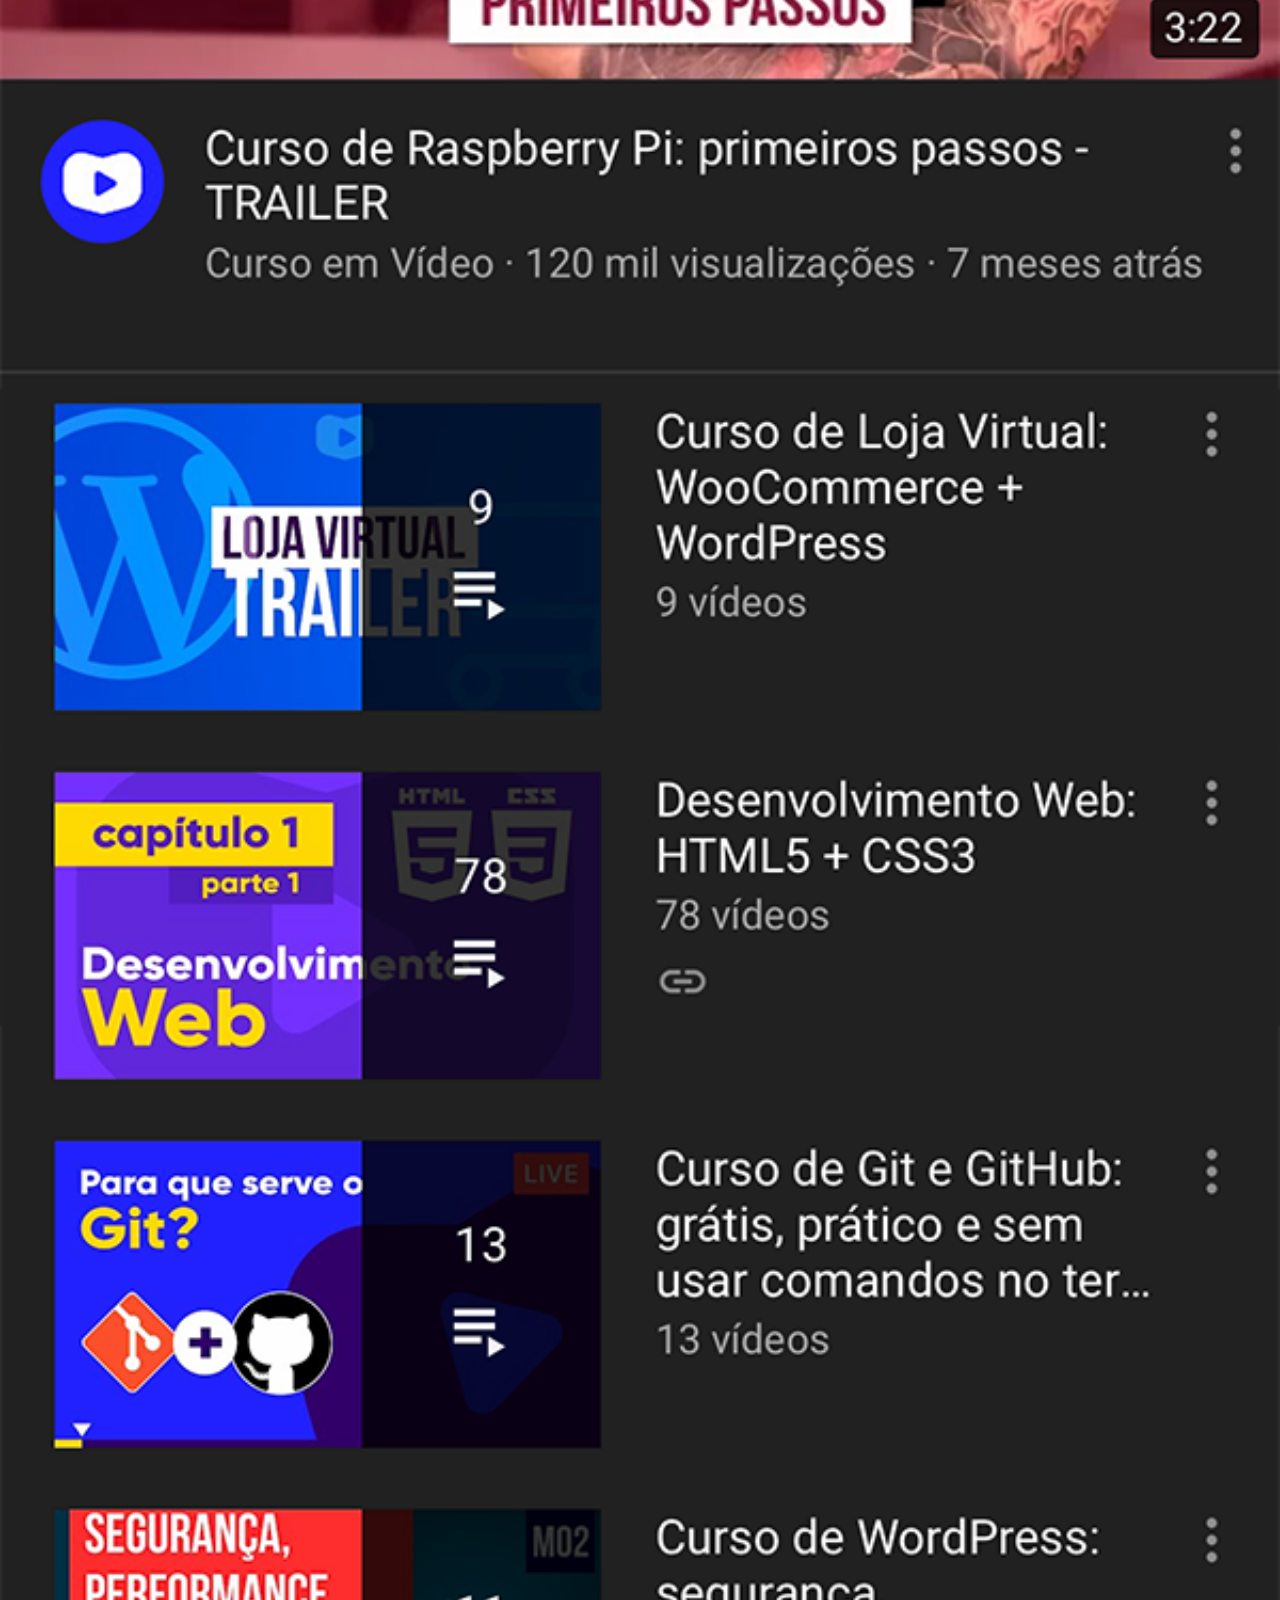
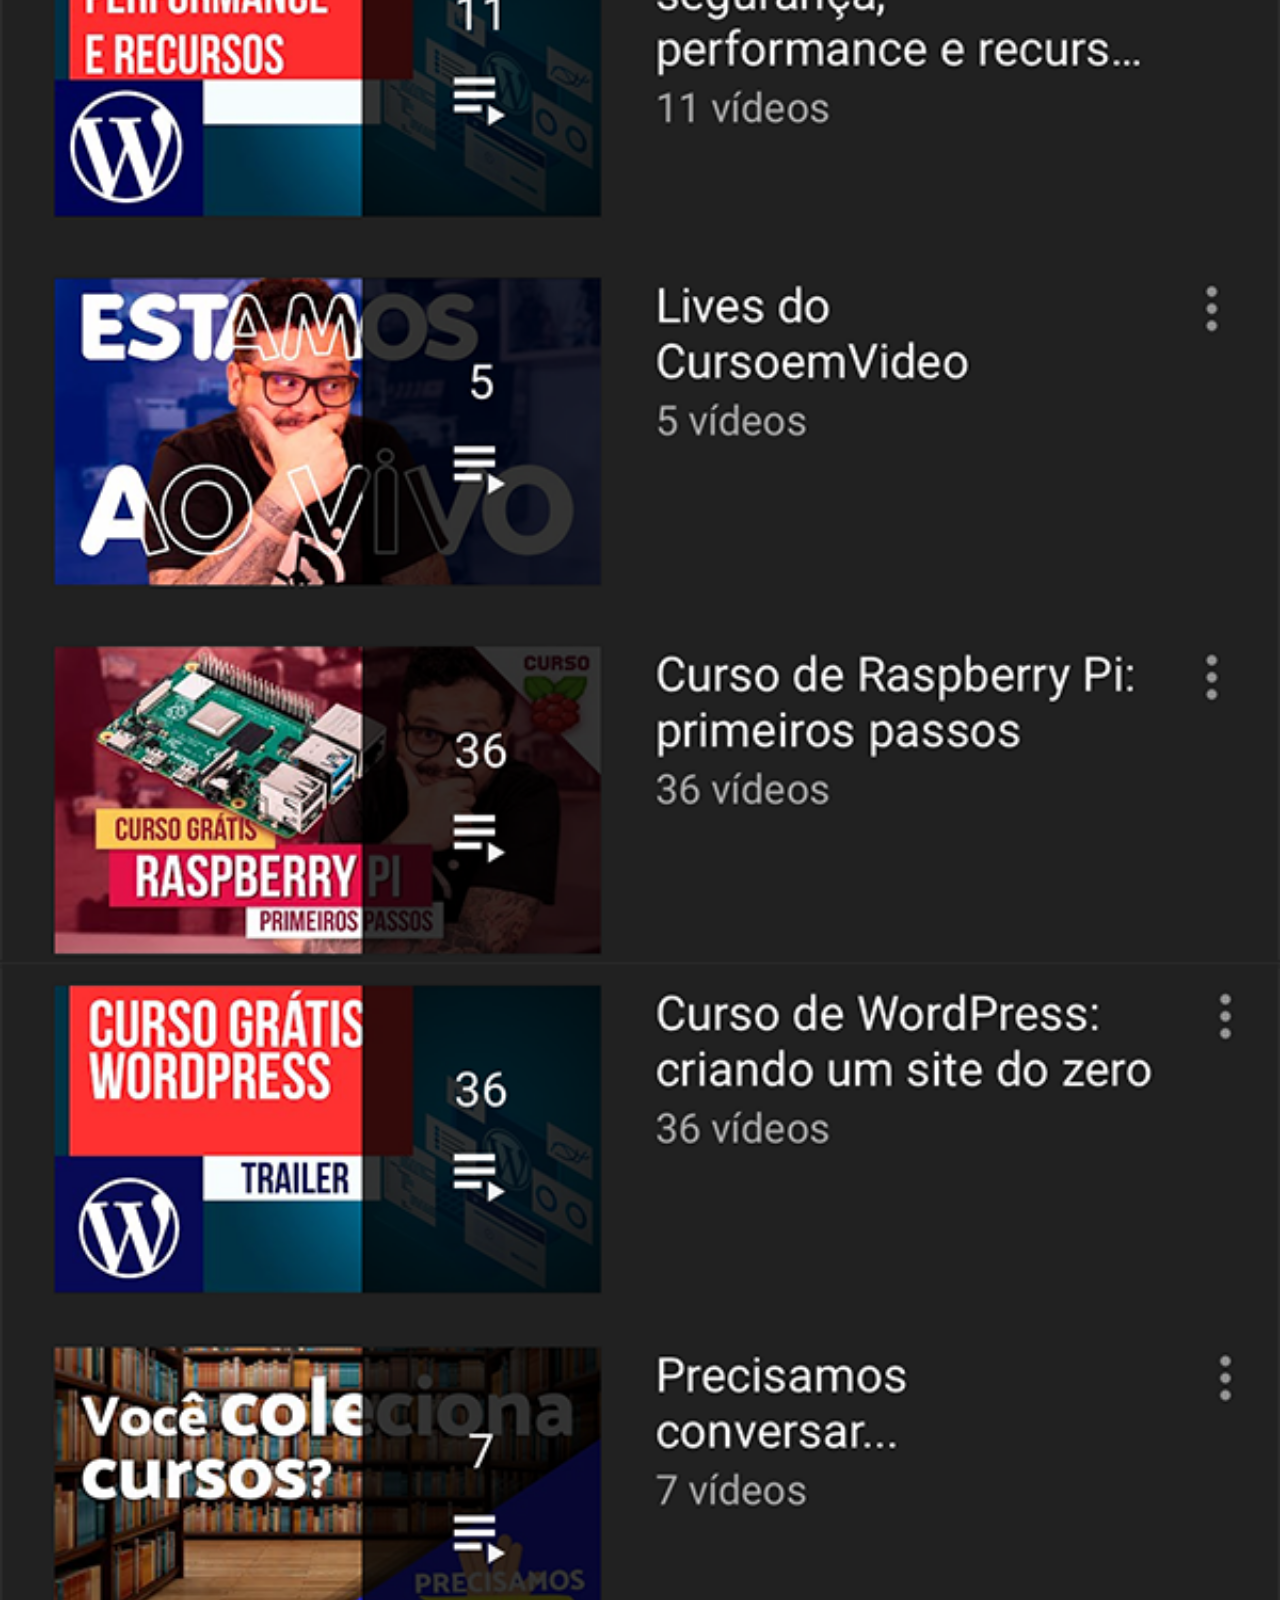
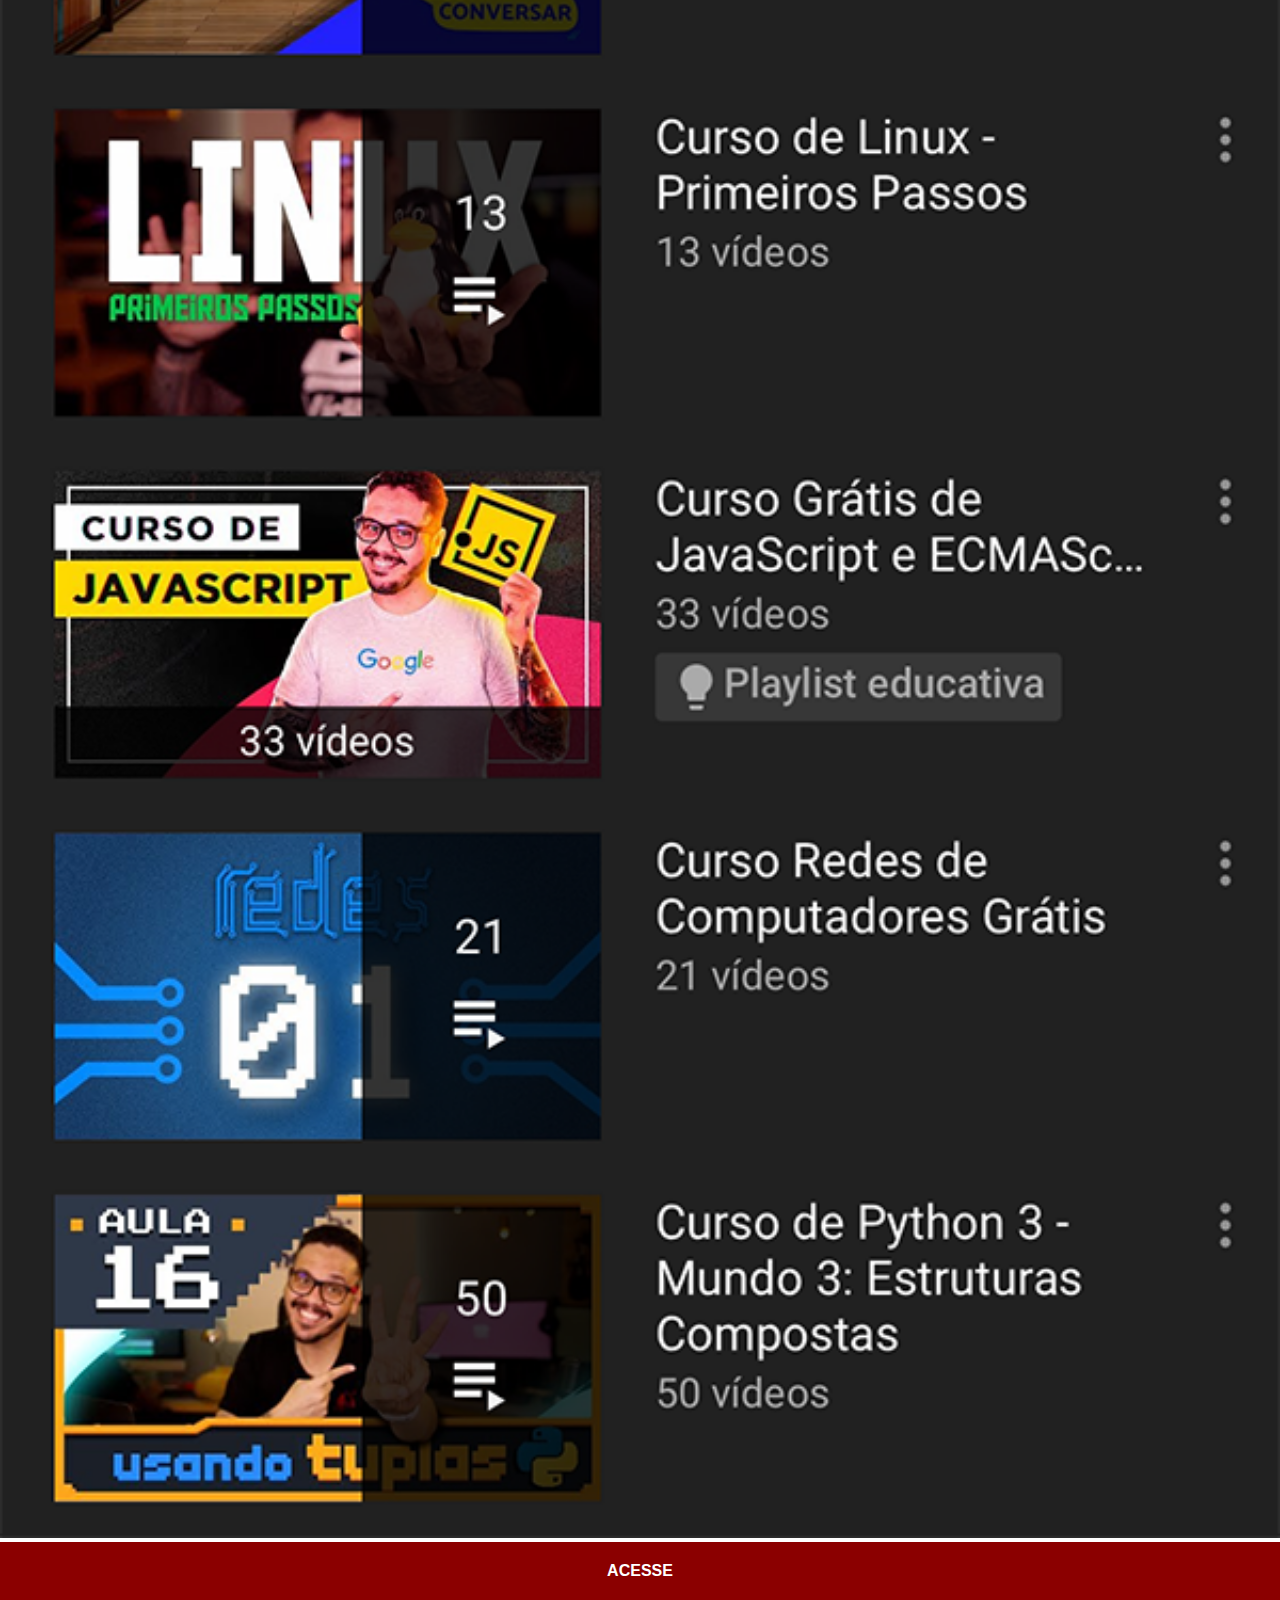
<file: youtube.html>
<!DOCTYPE html>
<html lang="pt-br">
<head>
    <meta charset="UTF-8">
    <meta http-equiv="X-UA-Compatible" content="IE=edge">
    <meta name="viewport" content="width=device-width, initial-scale=1.0">
    <title>Youtube</title>
    <link rel="stylesheet" href="estilos/social.css">
</head>
<body>
    <img src="imagens/tela-youtube.png" alt="Youtube">
    <a href="#" target="_blank"> ACESSE</a>
</body>
</html>
</file>
<file: estilos/style.css>
@charset "UTF-8";

* {
    margin: 0px;
    padding: 0px;
    font-family: Arial, Helvetica, sans-serif;
}

html, body {
    height: 100vh;
    width: 100vw;
    background-color: black;
}

body {
    background: url('../imagens/fundo-madeira.jpg');
    background-size: cover;
    background-attachment: fixed;
}

main {
    position: relative;
    height: 100%;
}

section#telefone {
    position: absolute;
    top: 50%;
    left: 50%;
    transform: translate(-50%, -50%);

    height: 627px;
    width: 311px;
    background: url('../imagens/frame-iphone.png') no-repeat;


}

iframe#tela {
    position: relative;
    top: 80px;
    left: 23px;
    width: 267px;
    height: 470px;
}

section#redes-sociais {
    text-align: right;
}

section#redes-sociais img {
    width: 50px;
    margin: 10px;
    border-radius: 50%;
    box-shadow: 2px 2px 5px rgba(0, 0, 0, 0.400);
    box-sizing: border-box;
}

section#redes-sociais img:hover {
    border: 2px solid rgba(255, 255, 255, 0.637);
    transform: translate(-3px, -3px);
    box-shadow: 5px 5px 10px rgba(0, 0, 0, 0.623);
    transition: transform .3s, border 1s;
}
</file>
<file: estilos/social.css>
@charset "UTF-8";

* {
    margin: 0px;
    padding: 0px;
    font-family: Arial, Helvetica, sans-serif;
}

::-webkit-scrollbar {
    width: 0px;
    height: 0px;
}

img {
    width: 100vw;
}

a {
    display: block;
    background-color: darkred;
    color: white;
    padding: 20px;
    text-align: center;
    font-weight: bolder;
    text-decoration: none;
}

a:hover {
    background-color: red;
}
</file>
